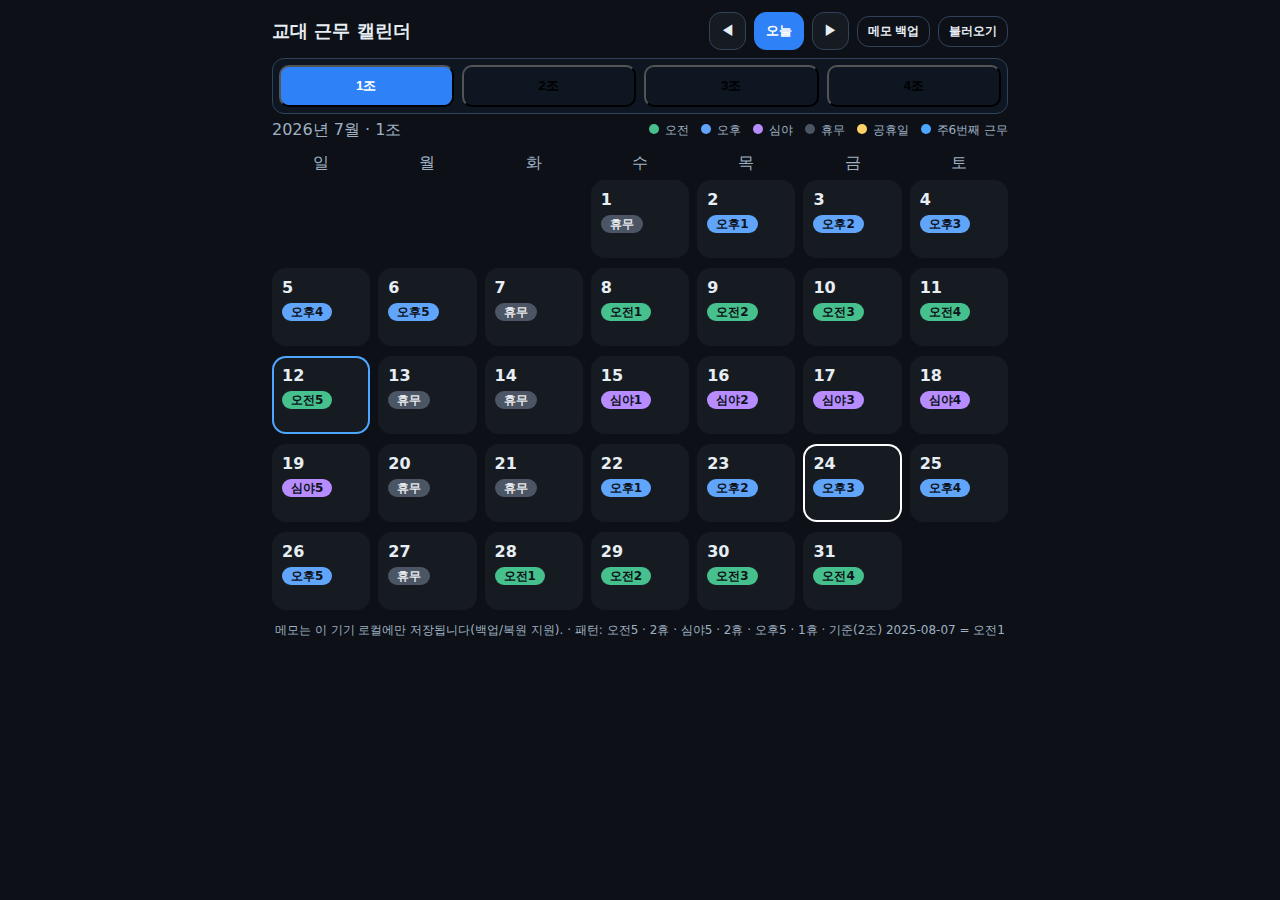
<file: index.html>
<!doctype html>
<html lang="ko">
<head>
  <link rel="apple-touch-icon" href="./sem-icon-180.png?v=2">
<link rel="icon" type="image/png" sizes="192x192" href="./sem-icon-192.png?v=2">
<link rel="icon" type="image/png" sizes="512x512" href="./sem-icon-512.png?v=2">
<meta name="apple-mobile-web-app-title" content="교대캘">
<meta charset="utf-8">
<meta name="viewport" content="width=device-width, initial-scale=1">
<title>교대 근무 캘린더</title>
<link rel="icon" type="image/png" sizes="192x192" href="./sem-icon-192.png">
<link rel="icon" type="image/png" sizes="512x512" href="./sem-icon-512.png">
<style>*{box-sizing:border-box}
:root{
  --bg:#0D1117; --panel:#161B22; --soft:#0E1621; --text:#E6EDF3; --muted:#9FB0C3;
  --primary:#2F81F7; --outline:#30435A;
  --morning:#46C08C; --evening:#60A5FA; --night:#B78CFF; --off:#4B5563;
  --holiday:#FFD166; --sixth:#4DA6FF; --today:#FFFFFF; --accent:#22C55E;
}
html,body{margin:0;background:var(--bg);color:var(--text);font-family:system-ui,-apple-system,Segoe UI,Roboto,Apple SD Gothic Neo,Noto Sans KR,sans-serif;overflow-x:hidden}
.wrap{max-width:760px;width:100%;margin:0 auto;padding:12px}
.topbar{display:flex;align-items:center;justify-content:space-between;margin-bottom:8px}
.title{font-weight:800;font-size:18px}
.monthnav{display:flex;gap:8px;flex:0 0 auto}
.btn{padding:9px 11px;border:1px solid var(--outline);border-radius:12px;background:var(--panel);color:var(--text);font-weight:700}
.btn.primary{background:var(--primary);border-color:var(--primary);color:#fff}
.btn.ghost{background:transparent}
.btn.small{padding:6px 10px;font-size:12px}
.row{display:flex;gap:8px;flex-wrap:wrap;align-items:center}
.tabs{display:grid;grid-template-columns:repeat(4,1fr);gap:8px;background:var(--soft);border:1px solid var(--outline);padding:6px;border-radius:12px;position:sticky;top:0;margin-bottom:6px;z-index:5}
.tab{padding:10px 0;border-radius:10px;font-weight:800;background:transparent;text-align:center}
.tab.active{background:var(--primary);color:#fff}
.sub{display:flex;justify-content:space-between;align-items:center;margin:6px 0;color:var(--muted);gap:8px;flex-wrap:wrap}
.legend{display:flex;flex-wrap:wrap;gap:12px;font-size:12px}
.dot{display:inline-block;width:10px;height:10px;border-radius:50%;margin-right:6px}
.dot-m{background:var(--morning)} .dot-e{background:var(--evening)} .dot-n{background:var(--night)}
.dot-o{background:var(--off)} .dot-h{background:var(--holiday)} .dot-6{background:var(--sixth)}
.grid{display:grid;grid-template-columns:repeat(7,minmax(0,1fr));column-gap:8px;row-gap:10px;width:100%}
.grid.header>div{color:var(--muted);text-align:center;padding:6px 0}
.cell{background:var(--panel);border-radius:14px;min-height:78px;padding:10px;position:relative;display:flex;flex-direction:column;gap:6px;overflow:hidden;cursor:pointer}
.date{font-weight:900}
.pill{align-self:flex-start;padding:3px 9px;border-radius:999px;font-size:12px;font-weight:800;color:#0F141B;line-height:1}
.pill.m{background:var(--morning)} .pill.e{background:var(--evening)} .pill.n{background:var(--night)} .pill.o{background:var(--off);color:#E5E7EB}
.badge{position:absolute;right:8px;bottom:8px;background:var(--holiday);color:#1a1a1a;padding:3px 7px;border-radius:10px;font-weight:800;font-size:12px;max-width:70%;white-space:nowrap;overflow:hidden;text-overflow:ellipsis}
.today{box-shadow:0 0 0 2px var(--today) inset}
.sixth{box-shadow:0 0 0 2px var(--sixth) inset}
.memo-dot{position:absolute;left:8px;bottom:8px;width:8px;height:8px;border-radius:50%;background:var(--accent)}
.holist{margin-top:10px;color:var(--muted);font-size:12px}
.holist ul{margin:6px 0 0 18px;padding:0}
.foot{margin-top:12px;color:var(--muted);text-align:center;font-size:12px}
@media (max-width:420px){
  .wrap{padding:10px}
  .grid{column-gap:6px;row-gap:8px}
  .cell{min-height:68px;padding:9px}
  .title{font-size:17px}
}
.modal{position:fixed;inset:0;background:rgba(0,0,0,.55);display:none;align-items:flex-end;justify-content:center;z-index:50}
.sheet{background:var(--panel);border-top-left-radius:16px;border-top-right-radius:16px;width:100%;max-width:760px;padding:14px;border:1px solid var(--outline)}
.sheet h3{margin:0 0 8px 0}
textarea{width:100%;min-height:120px;background:var(--soft);color:var(--text);border:1px solid var(--outline);border-radius:10px;padding:10px;font-size:14px}
.sheet .row{justify-content:space-between;margin-top:10px}
.right{margin-left:auto}
</style>
</head>
<body>
<div class="wrap">
  <div class="topbar">
    <div class="title">교대 근무 캘린더</div>
    <div class="row">
      <button class="btn" id="prev">◀</button>
      <button class="btn primary" id="today">오늘</button>
      <button class="btn" id="next">▶</button>
      <button class="btn ghost small" id="backup">메모 백업</button>
      <button class="btn ghost small" id="restore">불러오기</button>
      <input type="file" id="file" accept="application/json" style="display:none">
    </div>
  </div>

  <div class="tabs" id="crewTabs">
    <button class="tab active" data-crew="1">1조</button>
    <button class="tab" data-crew="2">2조</button>
    <button class="tab" data-crew="3">3조</button>
    <button class="tab" data-crew="4">4조</button>
  </div>

  <div class="sub">
    <div id="subtitle"></div>
    <div class="legend">
      <span><i class="dot dot-m"></i>오전</span>
      <span><i class="dot dot-e"></i>오후</span>
      <span><i class="dot dot-n"></i>심야</span>
      <span><i class="dot dot-o"></i>휴무</span>
      <span><i class="dot dot-h"></i>공휴일</span>
      <span><i class="dot dot-6"></i>주6번째 근무</span>
    </div>
  </div>

  <div class="grid header">
    <div>일</div><div>월</div><div>화</div><div>수</div><div>목</div><div>금</div><div>토</div>
  </div>
  <div class="grid" id="days"></div>

  <div id="holist" class="holist"></div>
  <div class="foot">메모는 이 기기 로컬에만 저장됩니다(백업/복원 지원). · 패턴: 오전5 · 2휴 · 심야5 · 2휴 · 오후5 · 1휴 · 기준(2조) 2025-08-07 = 오전1</div>
</div>

<div class="modal" id="modal">
  <div class="sheet">
    <h3 id="memoTitle">메모</h3>
    <textarea id="memoText" placeholder="이 날짜에 남길 메모를 입력하세요."></textarea>
    <div class="row">
      <button class="btn ghost" id="del">삭제</button>
      <div class="right">
        <button class="btn" id="close">닫기</button>
        <button class="btn primary" id="save">저장</button>
      </div>
    </div>
  </div>
</div>

<script>
const pattern=['오전1','오전2','오전3','오전4','오전5','휴','휴','심야1','심야2','심야3','심야4','심야5','휴','휴','오후1','오후2','오후3','오후4','오후5','휴'];
const LEN=pattern.length;
const BASE2=new Date(2025,7,7);
const OFFSETS={'2':0,'1':5,'4':10,'3':15};
const HOL={"2025": {"2025-01-01": "신정", "2025-01-28": "설날", "2025-01-29": "설날", "2025-01-30": "설 대체휴일", "2025-03-01": "삼일절", "2025-05-05": "어린이날", "2025-05-06": "어린이날 대체휴일", "2025-06-06": "현충일", "2025-08-15": "광복절", "2025-10-03": "개천절", "2025-10-06": "추석", "2025-10-07": "추석", "2025-10-08": "추석 대체휴일", "2025-10-09": "한글날", "2025-12-25": "성탄절"}, "2026": {"2026-01-01": "신정", "2026-02-16": "설날", "2026-02-17": "설날", "2026-02-18": "설 대체휴일", "2026-03-01": "삼일절", "2026-05-05": "어린이날", "2026-05-25": "석가탄신일", "2026-06-06": "현충일", "2026-08-15": "광복절", "2026-09-24": "추석", "2026-09-25": "추석", "2026-09-26": "추석 대체휴일", "2026-10-03": "개천절", "2026-10-09": "한글날", "2026-12-25": "성탄절"}};

const daysEl=document.getElementById('days'), holistEl=document.getElementById('holist'), subtitle=document.getElementById('subtitle'), tabs=document.getElementById('crewTabs');
let view=new Date(); let crew=localStorage.getItem('crewModern')||'1'; activateTab(crew);

function ymd(d){return d.getFullYear()+'-'+String(d.getMonth()+1).padStart(2,'0')+'-'+String(d.getDate()).padStart(2,'0')}
function baseIdx(date){const a=new Date(date.getFullYear(),date.getMonth(),date.getDate());const diff=Math.floor((a-BASE2)/86400000);return ((diff%LEN)+LEN)%LEN;}
function shiftOf(date,c){const idx=(baseIdx(date)+(OFFSETS[c]||0))%LEN;return pattern[idx];}
function cls(s){if(s.startsWith('오전'))return'm';if(s.startsWith('오후'))return'e';if(s.startsWith('심야'))return'n';return'o';}
function activateTab(c){crew=String(c);Array.from(tabs.querySelectorAll('.tab')).forEach(t=>t.classList.toggle('active',t.dataset.crew===crew));try{localStorage.setItem('crewModern',crew);}catch(e){} render();}
document.getElementById('prev').onclick=()=>{view=new Date(view.getFullYear(),view.getMonth()-1,1);render();};
document.getElementById('next').onclick=()=>{view=new Date(view.getFullYear(),view.getMonth()+1,1);render();};
document.getElementById('today').onclick=()=>{view=new Date();render();};
tabs.addEventListener('click',e=>{const b=e.target.closest('.tab'); if(b) activateTab(b.dataset.crew);});

// Memo store
function memoKey(date){return 'memo:'+crew+':'+date;}
function loadMemo(date){try{return localStorage.getItem(memoKey(date))||'';}catch(e){return ''}}
function saveMemo(date, text){try{if(text) localStorage.setItem(memoKey(date), text); else localStorage.removeItem(memoKey(date));}catch(e){}}
function hasMemo(date){try{return !!localStorage.getItem(memoKey(date));}catch(e){return false}}

// Backup/Restore
document.getElementById('backup').onclick=()=>{
  try{const res={}; for(let i=0;i<localStorage.length;i++){const k=localStorage.key(i); if(k&&k.startsWith('memo:')) res[k]=localStorage.getItem(k);}
    const blob=new Blob([JSON.stringify(res,null,2)],{type:'application/json'});
    const url=URL.createObjectURL(blob); const a=document.createElement('a'); a.href=url; a.download='shift-memos.json'; a.click(); URL.revokeObjectURL(url);
  }catch(e){ alert('백업 실패'); }
};
document.getElementById('restore').onclick=()=>document.getElementById('file').click();
document.getElementById('file').addEventListener('change',(ev)=>{
  const f=ev.target.files[0]; if(!f) return; const reader=new FileReader();
  reader.onload=()=>{ try{ const obj=JSON.parse(reader.result);
      Object.keys(obj).forEach(k=>{ if(k.startsWith('memo:')) localStorage.setItem(k,obj[k]); });
      alert('불러오기 완료'); render();
    }catch(e){ alert('JSON 형식 오류'); }
  }; reader.readAsText(f);
});

// Modal
const modal=document.getElementById('modal'); const memoText=document.getElementById('memoText'); const memoTitle=document.getElementById('memoTitle'); let currentDateKey=null;
document.getElementById('close').onclick=()=>modal.style.display='none';
document.getElementById('save').onclick=()=>{ if(currentDateKey){ saveMemo(currentDateKey, memoText.value.trim()); modal.style.display='none'; render(); } };
document.getElementById('del').onclick=()=>{ if(currentDateKey){ saveMemo(currentDateKey, ''); memoText.value=''; modal.style.display='none'; render(); } };
function openMemo(dateStr){ currentDateKey=dateStr; memoTitle.textContent='메모 · '+dateStr+' · '+crew+'조'; memoText.value=loadMemo(dateStr); modal.style.display='flex'; }

// Render
function render(){ const y=view.getFullYear(), m0=view.getMonth(), m=m0+1;
  const today=new Date(); const holidays=HOL[String(y)]||{};
  subtitle.textContent=y+'년 '+m+'월 · '+crew+'조';
  const first=new Date(y,m0,1); const last=new Date(y,m,0).getDate(); const blanks=(first.getDay()+7)%7;
  daysEl.innerHTML=''; for(let i=0;i<blanks;i++) daysEl.appendChild(document.createElement('div'));
  const list=[];
  for(let d=1; d<=last; d++){ const dt=new Date(y,m0,d); const key=ymd(dt);
    const cell=document.createElement('div'); cell.className='cell'; cell.dataset.date=key;
    const dateEl=document.createElement('div'); dateEl.className='date'; dateEl.textContent=d; cell.appendChild(dateEl);
    const s=shiftOf(dt,crew); const pill=document.createElement('div'); pill.className='pill '+cls(s); pill.textContent=s.startsWith('휴')?'휴무':s; cell.appendChild(pill);
    if(holidays[key]){ const b=document.createElement('div'); b.className='badge'; b.textContent=holidays[key]; cell.appendChild(b); list.push([key, holidays[key]]); }
    if(ymd(dt)===ymd(today)) cell.classList.add('today');
    const dow=dt.getDay(), monOff=(dow+6)%7; let work=0; for(let k=0;k<=monOff;k++){ const chk=new Date(y,m0,d-monOff+k); const sh=shiftOf(chk,crew); if(!sh.startsWith('휴')) work++; }
    if(work===6 && !s.startsWith('휴')) cell.classList.add('sixth');
    if(hasMemo(key)){ const mDot=document.createElement('div'); mDot.className='memo-dot'; cell.appendChild(mDot); }
    cell.addEventListener('click',()=>openMemo(key));
    daysEl.appendChild(cell);
  }
  holistEl.innerHTML = list.length ? '<b>이번 달 공휴일</b><ul>'+list.map(([d,n])=>`<li>${d} — ${n}</li>`).join('')+'</ul>' : '';
}
render();
</script>
</body>
</html>
</file>
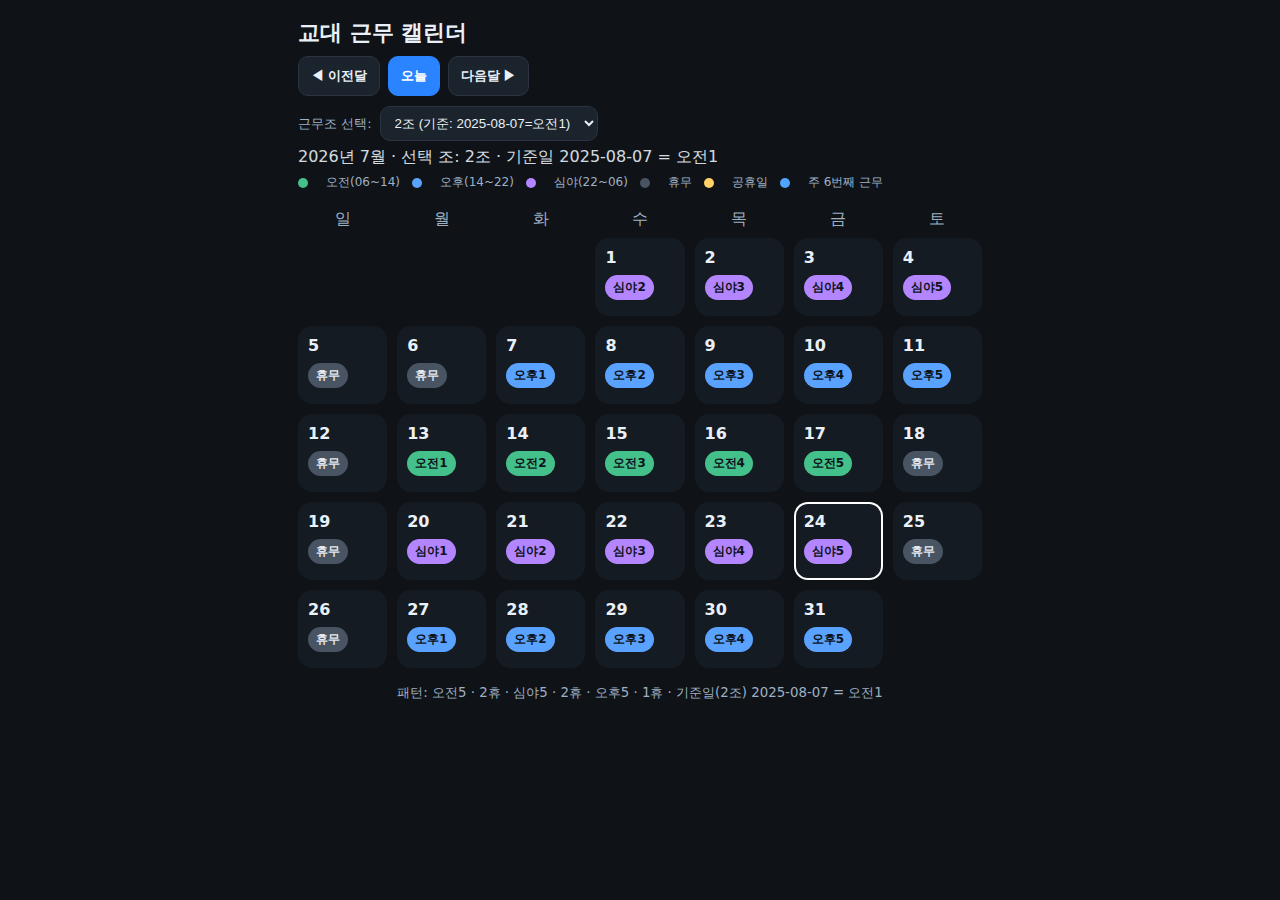
<file: index-crew-single.html>
<!doctype html>
<html lang="ko">
<head>
  <meta charset="utf-8">
  <meta name="viewport" content="width=device-width, initial-scale=1">
  <title>교대 근무 캘린더 (단일파일 v4.2)</title>
  <style>*{box-sizing:border-box}
:root{--bg:#0f1318;--panel:#151b22;--muted:#9fb0c3;--text:#e9f0f7;--morning:#44c08a;--evening:#5aa2ff;--night:#b385ff;--off:#495463;--holiday:#ffd166;--sixth:#4da6ff;--today:#fff}
html,body{margin:0;background:var(--bg);color:var(--text);font-family:system-ui,-apple-system,Segoe UI,Roboto,Apple SD Gothic Neo,Noto Sans KR,sans-serif}
.wrap{max-width:720px;margin:0 auto;padding:18px}
.top h1{margin:0 0 8px 0;font-size:22px}
.controls{display:flex;gap:8px;margin:6px 0 10px 0}
.row{display:flex;gap:8px;align-items:center;margin-bottom:6px}
label{color:var(--muted);font-size:13px}
select{padding:8px 10px;border-radius:10px;background:#1b232c;color:var(--text);border:1px solid #2b3440}
button{padding:10px 12px;border:1px solid #2b3440;border-radius:10px;background:#1b232c;color:var(--text);font-weight:600}
button.primary{background:#2a84ff;border-color:#2a84ff;color:#fff}
.subtitle{opacity:.9;margin-bottom:6px}
.legend{display:flex;flex-wrap:wrap;gap:12px;align-items:center;color:var(--muted);font-size:12px;margin-bottom:10px}
.dot{display:inline-block;width:10px;height:10px;border-radius:50%;margin-right:6px}
.dot-morning{background:var(--morning)} .dot-evening{background:var(--evening)}
.dot-night{background:var(--night)} .dot-off{background:var(--off)}
.dot-holiday{background:var(--holiday)} .dot-sixth{background:var(--sixth)}
.grid{display:grid;grid-template-columns:repeat(7,1fr);gap:10px}
.grid.header>div{color:var(--muted);text-align:center;padding:8px 0}
.cell{background:var(--panel);border-radius:14px;min-height:78px;padding:10px 10px 12px;position:relative;display:flex;flex-direction:column;align-items:flex-start;justify-content:flex-start}
.date{font-weight:800}
.shift{margin-top:8px;padding:4px 8px;border-radius:999px;font-weight:700;font-size:12px;color:#0e141b}
.shift.morning{background:var(--morning)} .shift.evening{background:var(--evening)} .shift.night{background:var(--night)} .shift.off{background:var(--off);color:#e3e7ee}
.badge{position:absolute;right:8px;bottom:8px;background:var(--holiday);color:#1a1a1a;font-weight:800;padding:4px 8px;border-radius:10px;font-size:12px;max-width:70%;white-space:nowrap;overflow:hidden;text-overflow:ellipsis}
.today{box-shadow:0 0 0 2px var(--today) inset}
.sixth{box-shadow:0 0 0 2px var(--sixth) inset}
.holist{margin:12px 2px 2px;color:var(--muted);font-size:12px}
.holist ul{margin:6px 0 0 18px;padding:0}
.holist li{margin:2px 0}
.foot{margin-top:14px;color:var(--muted);text-align:center}
</style>
</head>
<body>
  <div class="wrap">
    <header class="top">
      <h1>교대 근무 캘린더</h1>
      <div class="controls">
        <button id="prev">◀ 이전달</button>
        <button id="today" class="primary">오늘</button>
        <button id="next">다음달 ▶</button>
      </div>
      <div class="row">
        <label for="crew">근무조 선택:</label>
        <select id="crew">
          <option value="2">2조 (기준: 2025-08-07=오전1)</option>
          <option value="1">1조 (오늘=심야1)</option>
          <option value="3">3조 (임시)</option>
          <option value="4">4조 (오늘=심야 후 휴무1)</option>
        </select>
      </div>
      <div class="subtitle"><span id="title"></span> · <span id="crewInfo"></span></div>
      <div class="legend">
        <span class="dot dot-morning"></span> 오전(06~14)
        <span class="dot dot-evening"></span> 오후(14~22)
        <span class="dot dot-night"></span> 심야(22~06)
        <span class="dot dot-off"></span> 휴무
        <span class="dot dot-holiday"></span> 공휴일
        <span class="dot dot-sixth"></span> 주 6번째 근무
      </div>
    </header>
    <main>
      <div class="grid header">
        <div>일</div><div>월</div><div>화</div><div>수</div><div>목</div><div>금</div><div>토</div>
      </div>
      <div class="grid" id="days"></div>
      <div id="holist" class="holist"></div>
    </main>
    <footer class="foot">
      <small>패턴: 오전5 · 2휴 · 심야5 · 2휴 · 오후5 · 1휴 · 기준일(2조) 2025-08-07 = 오전1</small>
    </footer>
  </div>
  <script>
var pattern=['오전1','오전2','오전3','오전4','오전5','휴','휴','심야1','심야2','심야3','심야4','심야5','휴','휴','오후1','오후2','오후3','오후4','오후5','휴'];
var PATTERN_LEN=pattern.length;
var BASE_DATE_2=new Date(2025,7,7);
var CREW_OFFSETS={'2':0,'1':5,'4':10,'3':15};
var HOL_EMBED={"2025": {"2025-01-01": "신정", "2025-01-28": "설날", "2025-01-29": "설날", "2025-01-30": "설 대체휴일", "2025-03-01": "삼일절", "2025-05-05": "어린이날", "2025-05-06": "어린이날 대체휴일", "2025-06-06": "현충일", "2025-08-15": "광복절", "2025-10-03": "개천절", "2025-10-06": "추석", "2025-10-07": "추석", "2025-10-08": "추석 대체휴일", "2025-10-09": "한글날", "2025-12-25": "성탄절"}, "2026": {"2026-01-01": "신정", "2026-02-16": "설날", "2026-02-17": "설날", "2026-02-18": "설 대체휴일", "2026-03-01": "삼일절", "2026-05-05": "어린이날", "2026-05-25": "석가탄신일", "2026-06-06": "현충일", "2026-08-15": "광복절", "2026-09-24": "추석", "2026-09-25": "추석", "2026-09-26": "추석 대체휴일", "2026-10-03": "개천절", "2026-10-09": "한글날", "2026-12-25": "성탄절"}};
function ymd(d){var y=d.getFullYear(),m=('0'+(d.getMonth()+1)).slice(-2),da=('0'+d.getDate()).slice(-2);return y+'-'+m+'-'+da;}
function baseIndexOn(date){var a=new Date(date.getFullYear(),date.getMonth(),date.getDate());var diff=Math.floor((a-BASE_DATE_2)/(24*60*60*1000));return ((diff%PATTERN_LEN)+PATTERN_LEN)%PATTERN_LEN;}
function shiftOf(date,crew){var baseIdx=baseIndexOn(date);var offset=CREW_OFFSETS[String(crew)]||0;var idx=(baseIdx+offset)%PATTERN_LEN;return pattern[idx];}
function shiftClass(name){if(name.indexOf('오전')===0)return'morning';if(name.indexOf('오후')===0)return'evening';if(name.indexOf('심야')===0)return'night';return'off';}
var titleEl=document.getElementById('title'),daysEl=document.getElementById('days'),holistEl=document.getElementById('holist'),crewSel=document.getElementById('crew'),crewInfoEl=document.getElementById('crewInfo');
var view=new Date(),today=new Date();
function crewDesc(c){if(c==='1')return'오늘 기준: 심야1';if(c==='2')return'기준일 2025-08-07 = 오전1';if(c==='3')return'임시 오프셋(+15) · 필요 시 조정';if(c==='4')return'오늘 기준: 심야 후 첫 휴무1';return'';}
function render(){var y=view.getFullYear(),m0=view.getMonth(),m=m0+1;titleEl.textContent=y+'년 '+m+'월';crewInfoEl.textContent='선택 조: '+crewSel.value+'조 · '+crewDesc(crewSel.value);var holidays=HOL_EMBED[String(y)]||{};var first=new Date(y,m0,1);var lastDate=new Date(y,m,0).getDate();var blanks=(first.getDay()+7)%7;daysEl.innerHTML='';for(var i=0;i<blanks;i++)daysEl.appendChild(document.createElement('div'));var monthH=[];for(var d=1;d<=lastDate;d++){var date=new Date(y,m0,d);var cell=document.createElement('div');cell.className='cell';var dateSpan=document.createElement('div');dateSpan.className='date';dateSpan.textContent=d;cell.appendChild(dateSpan);var shift=shiftOf(date,crewSel.value);var shiftEl=document.createElement('div');shiftEl.className='shift '+shiftClass(shift);shiftEl.textContent=(shift.indexOf('휴')===0)?'휴무':shift;cell.appendChild(shiftEl);var key=ymd(date);if(holidays[key]){var badge=document.createElement('div');badge.className='badge';badge.textContent=holidays[key];cell.appendChild(badge);monthH.push([key,holidays[key]]);}if(ymd(date)===ymd(today))cell.classList.add('today');var dow=date.getDay(),mondayOffset=(dow+6)%7,work=0;for(var k=0;k<=mondayOffset;k++){var chk=new Date(y,m0,d-mondayOffset+k);var s=shiftOf(chk,crewSel.value);if(s.indexOf('휴')!==0)work++;}if(work===6&&shift.indexOf('휴')!==0)cell.classList.add('sixth');daysEl.appendChild(cell);}holistEl.innerHTML=monthH.length?'<b>이번 달 공휴일</b><ul>'+monthH.map(function(x){return'<li>'+x[0]+' — '+x[1]+'</li>';}).join('')+'</ul>':'';}
document.getElementById('prev').onclick=function(){view=new Date(view.getFullYear(),view.getMonth()-1,1);render();};
document.getElementById('next').onclick=function(){view=new Date(view.getFullYear(),view.getMonth()+1,1);render();};
document.getElementById('today').onclick=function(){view=new Date();render();};
document.getElementById('crew').onchange=function(){try{localStorage.setItem('crewSel',crewSel.value);}catch(e){}render();};
(function(){try{var saved=localStorage.getItem('crewSel');if(saved)crewSel.value=saved;}catch(e){}})();
render();
  </script>
</body>
</html>
</file>
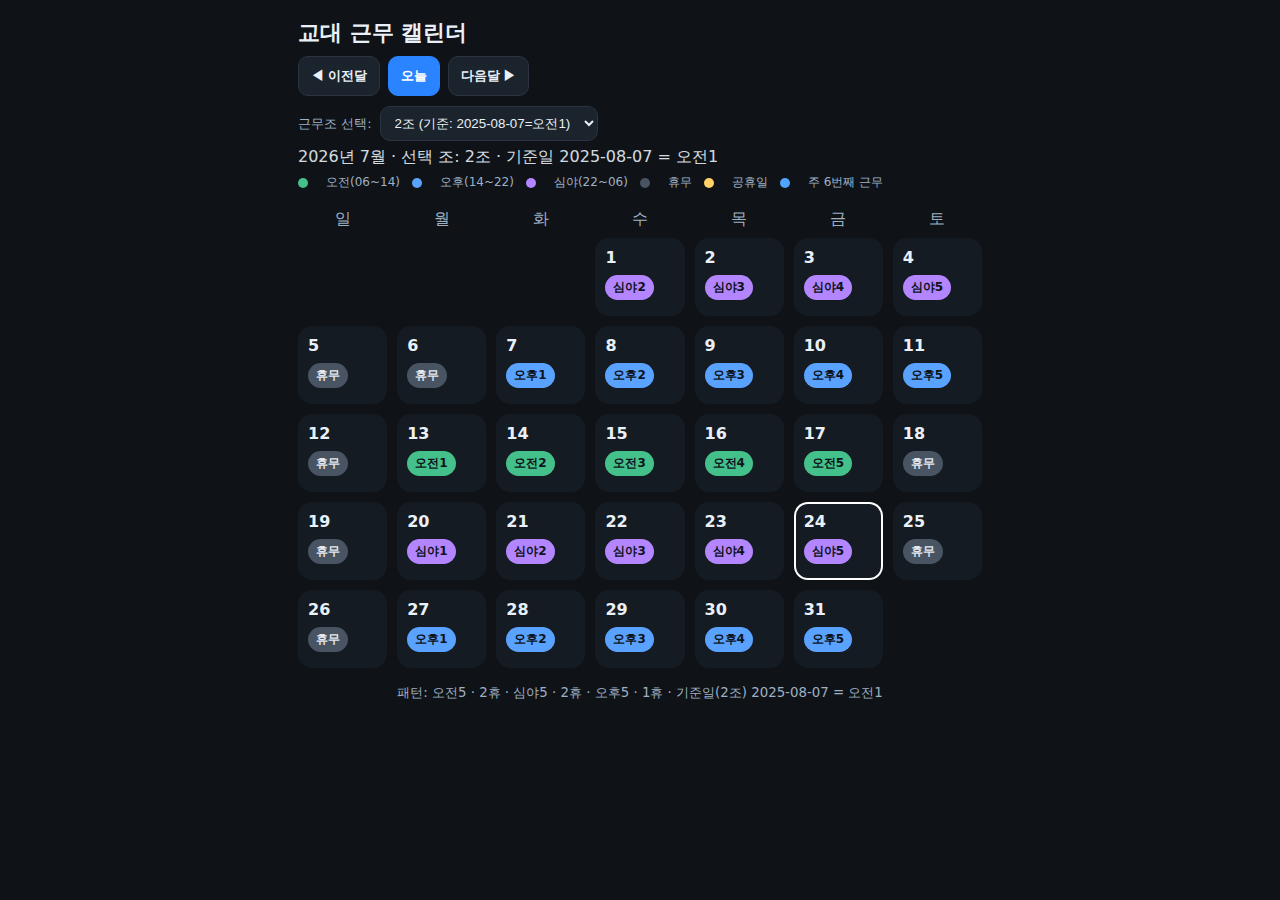
<file: index-crew.html>
<!doctype html>
<html lang="ko">
<head>
  <meta charset="utf-8">
  <meta name="viewport" content="width=device-width, initial-scale=1">
  <title>교대 근무 캘린더 (4개 조 선택 v4.2)</title>
  <link rel="stylesheet" href="style-crew.css?v=3">
</head>
<body>
  <div class="wrap">
    <header class="top">
      <h1>교대 근무 캘린더</h1>
      <div class="controls">
        <button id="prev">◀ 이전달</button>
        <button id="today" class="primary">오늘</button>
        <button id="next">다음달 ▶</button>
      </div>
      <div class="row">
        <label for="crew">근무조 선택:</label>
        <select id="crew">
          <option value="2">2조 (기준: 2025-08-07=오전1)</option>
          <option value="1">1조 (오늘=심야1)</option>
          <option value="3">3조 (임시)</option>
          <option value="4">4조 (오늘=심야 후 휴무1)</option>
        </select>
      </div>
      <div class="subtitle"><span id="title"></span> · <span id="crewInfo"></span></div>
      <div class="legend">
        <span class="dot dot-morning"></span> 오전(06~14)
        <span class="dot dot-evening"></span> 오후(14~22)
        <span class="dot dot-night"></span> 심야(22~06)
        <span class="dot dot-off"></span> 휴무
        <span class="dot dot-holiday"></span> 공휴일
        <span class="dot dot-sixth"></span> 주 6번째 근무
      </div>
    </header>
    <main>
      <div class="grid header">
        <div>일</div><div>월</div><div>화</div><div>수</div><div>목</div><div>금</div><div>토</div>
      </div>
      <div class="grid" id="days"></div>
      <div id="holist" class="holist"></div>
    </main>
    <footer class="foot">
      <small>패턴: 오전5 · 2휴 · 심야5 · 2휴 · 오후5 · 1휴 · 기준일(2조) 2025-08-07 = 오전1</small>
    </footer>
  </div>
  <script src="app-crew.js?v=3"></script>
</body>
</html>
</file>
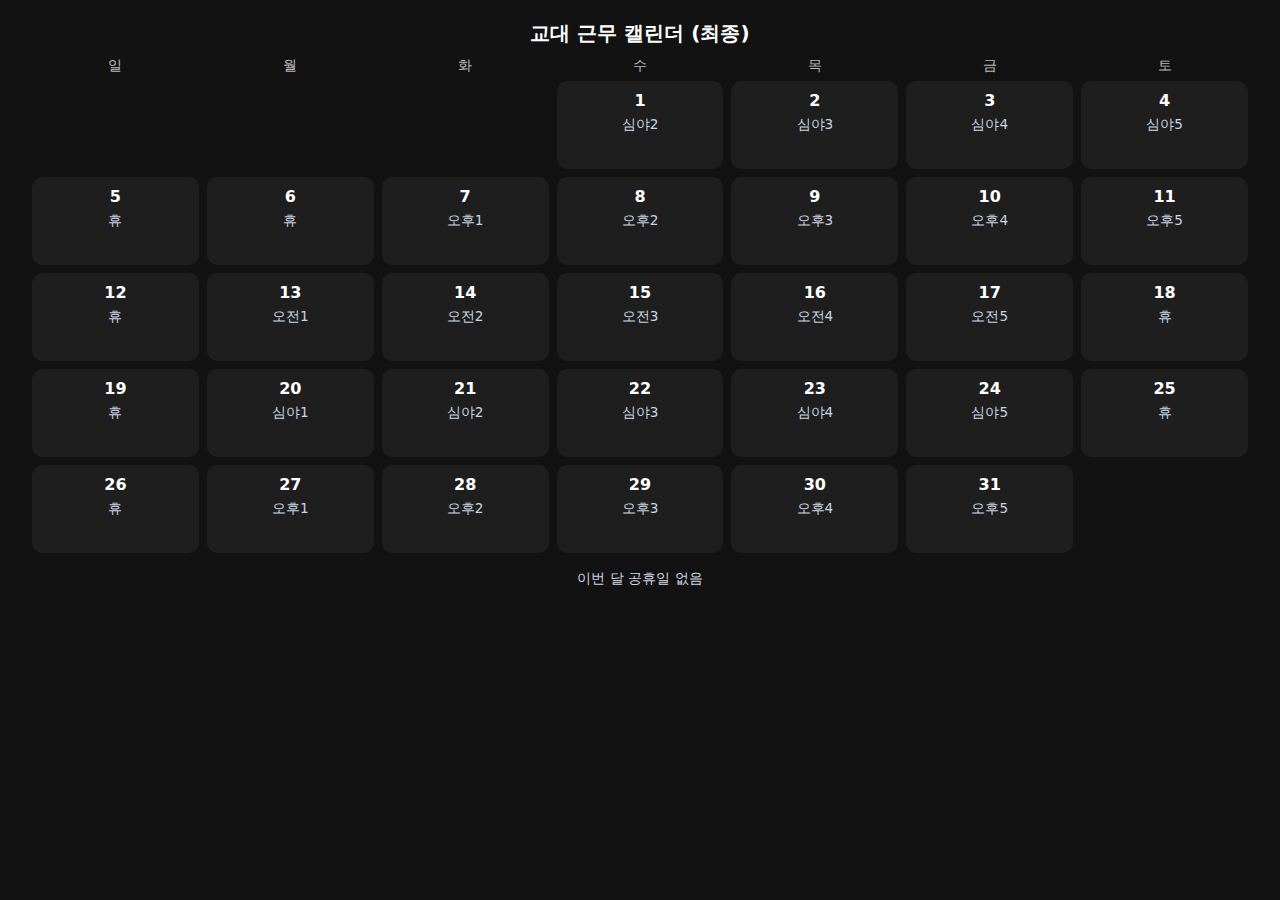
<file: index-final.html>
<!DOCTYPE html>
<html lang="ko">
<head>
  <meta charset="UTF-8">
  <meta name="viewport" content="width=device-width, initial-scale=1.0">
  <title>교대 근무 캘린더 - 최종</title>
  <link rel="stylesheet" href="style-final.css?v=1">
</head>
<body>
  <h1>교대 근무 캘린더 (최종)</h1>
  <div id="calendar"></div>
  <div id="holiday-list"></div>
  <script src="app-final.js?v=1"></script>
</body>
</html>
</file>
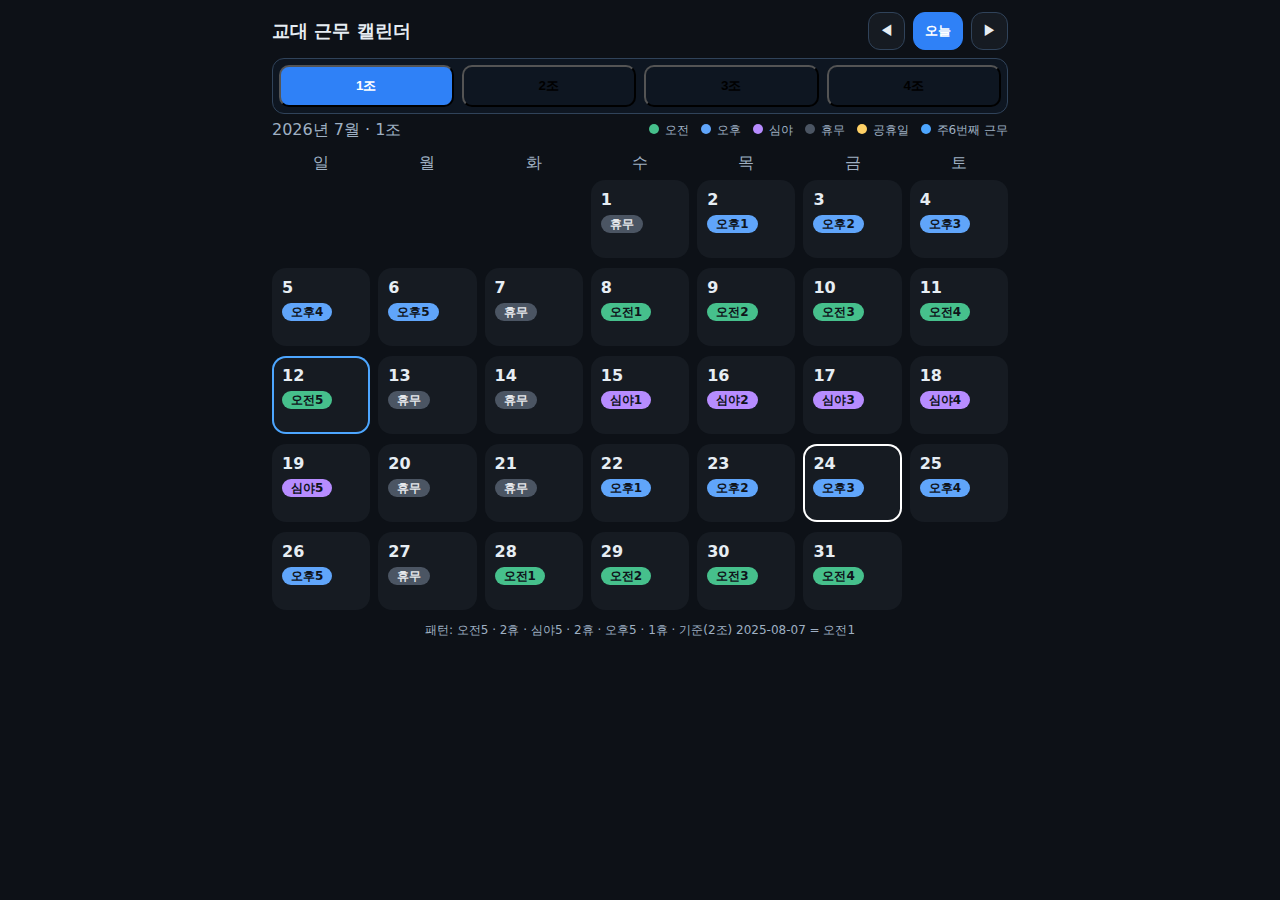
<file: index-modern-fix.html>
<!doctype html>
<html lang="ko">
<head>
<meta charset="utf-8"><meta name="viewport" content="width=device-width, initial-scale=1">
<title>교대 근무 캘린더 (Modern·Fix)</title>
<link rel="stylesheet" href="style-modern-fix.css?v=1">
</head>
<body>
<div class="wrap">
  <div class="topbar">
    <div class="title">교대 근무 캘린더</div>
    <div class="monthnav">
      <button class="btn" id="prev">◀</button>
      <button class="btn primary" id="today">오늘</button>
      <button class="btn" id="next">▶</button>
    </div>
  </div>

  <div class="tabs" id="crewTabs">
    <button class="tab active" data-crew="1">1조</button>
    <button class="tab" data-crew="2">2조</button>
    <button class="tab" data-crew="3">3조</button>
    <button class="tab" data-crew="4">4조</button>
  </div>

  <div class="sub">
    <div id="subtitle"></div>
    <div class="legend">
      <span><i class="dot dot-m"></i>오전</span>
      <span><i class="dot dot-e"></i>오후</span>
      <span><i class="dot dot-n"></i>심야</span>
      <span><i class="dot dot-o"></i>휴무</span>
      <span><i class="dot dot-h"></i>공휴일</span>
      <span><i class="dot dot-6"></i>주6번째 근무</span>
    </div>
  </div>

  <div class="grid header">
    <div>일</div><div>월</div><div>화</div><div>수</div><div>목</div><div>금</div><div>토</div>
  </div>
  <div class="grid" id="days"></div>

  <div id="holist" class="holist"></div>
  <div class="foot">패턴: 오전5 · 2휴 · 심야5 · 2휴 · 오후5 · 1휴 · 기준(2조) 2025-08-07 = 오전1</div>
</div>

<script>
const pattern=['오전1','오전2','오전3','오전4','오전5','휴','휴','심야1','심야2','심야3','심야4','심야5','휴','휴','오후1','오후2','오후3','오후4','오후5','휴'];
const LEN=pattern.length; const BASE2=new Date(2025,7,7); const OFFSETS={'2':0,'1':5,'4':10,'3':15};
const HOL={'2025':{'2025-01-01':'신정','2025-01-28':'설날','2025-01-29':'설날','2025-01-30':'설 대체휴일','2025-03-01':'삼일절','2025-05-05':'어린이날','2025-05-06':'어린이날 대체휴일','2025-06-06':'현충일','2025-08-15':'광복절','2025-10-03':'개천절','2025-10-06':'추석','2025-10-07':'추석','2025-10-08':'추석 대체휴일','2025-10-09':'한글날','2025-12-25':'성탄절'},'2026':{'2026-01-01':'신정','2026-02-16':'설날','2026-02-17':'설날','2026-02-18':'설 대체휴일','2026-03-01':'삼일절','2026-05-05':'어린이날','2026-05-25':'석가탄신일','2026-06-06':'현충일','2026-08-15':'광복절','2026-09-24':'추석','2026-09-25':'추석','2026-09-26':'추석 대체휴일','2026-10-03':'개천절','2026-10-09':'한글날','2026-12-25':'성탄절'}};
const daysEl=document.getElementById('days'), holistEl=document.getElementById('holist'), subtitle=document.getElementById('subtitle'), tabs=document.getElementById('crewTabs');
let view=new Date(); let crew=localStorage.getItem('crewModern')||'1'; activateTab(crew);
function ymd(d){return d.getFullYear()+'-'+String(d.getMonth()+1).padStart(2,'0')+'-'+String(d.getDate()).padStart(2,'0')}
function baseIdx(date){const a=new Date(date.getFullYear(),date.getMonth(),date.getDate());const diff=Math.floor((a-BASE2)/86400000);return ((diff%LEN)+LEN)%LEN;}
function shiftOf(date,c){const idx=(baseIdx(date)+(OFFSETS[c]||0))%LEN;return pattern[idx];}
function cls(s){if(s.startsWith('오전'))return'm';if(s.startsWith('오후'))return'e';if(s.startsWith('심야'))return'n';return'o';}
function activateTab(c){crew=String(c);Array.from(tabs.querySelectorAll('.tab')).forEach(t=>t.classList.toggle('active',t.dataset.crew===crew));try{localStorage.setItem('crewModern',crew);}catch(e){} render();}
document.getElementById('prev').onclick=()=>{view=new Date(view.getFullYear(),view.getMonth()-1,1);render();};
document.getElementById('next').onclick=()=>{view=new Date(view.getFullYear(),view.getMonth()+1,1);render();};
document.getElementById('today').onclick=()=>{view=new Date();render();};
tabs.addEventListener('click',e=>{const b=e.target.closest('.tab'); if(b) activateTab(b.dataset.crew);});
function render(){const y=view.getFullYear(), m0=view.getMonth(), m=m0+1; const today=new Date(); const holidays=HOL[String(y)]||{}; subtitle.textContent=y+'년 '+m+'월 · '+crew+'조';
  const first=new Date(y,m0,1); const last=new Date(y,m,0).getDate(); const blanks=(first.getDay()+7)%7;
  daysEl.innerHTML=''; for(let i=0;i<blanks;i++) daysEl.appendChild(document.createElement('div')); const list=[];
  for(let d=1; d<=last; d++){const dt=new Date(y,m0,d); const cell=document.createElement('div'); cell.className='cell';
    const dateEl=document.createElement('div'); dateEl.className='date'; dateEl.textContent=d; cell.appendChild(dateEl);
    const s=shiftOf(dt,crew); const pill=document.createElement('div'); pill.className='pill '+cls(s); pill.textContent=s.startsWith('휴')?'휴무':s; cell.appendChild(pill);
    const key=ymd(dt); if(holidays[key]){const b=document.createElement('div'); b.className='badge'; b.textContent=holidays[key]; cell.appendChild(b); list.push([key,holidays[key]]);}
    if(ymd(dt)===ymd(today)) cell.classList.add('today');
    const dow=dt.getDay(), monOff=(dow+6)%7; let work=0; for(let k=0;k<=monOff;k++){const chk=new Date(y,m0,d-monOff+k); const sh=shiftOf(chk,crew); if(!sh.startsWith('휴')) work++;}
    if(work===6 && !s.startsWith('휴')) cell.classList.add('sixth');
    daysEl.appendChild(cell);
  }
  holistEl.innerHTML=list.length?'<b>이번 달 공휴일</b><ul>'+list.map(([d,n])=>`<li>${d} — ${n}</li>`).join('')+'</ul>':'';
}
render();
</script>
</body>
</html>
</file>
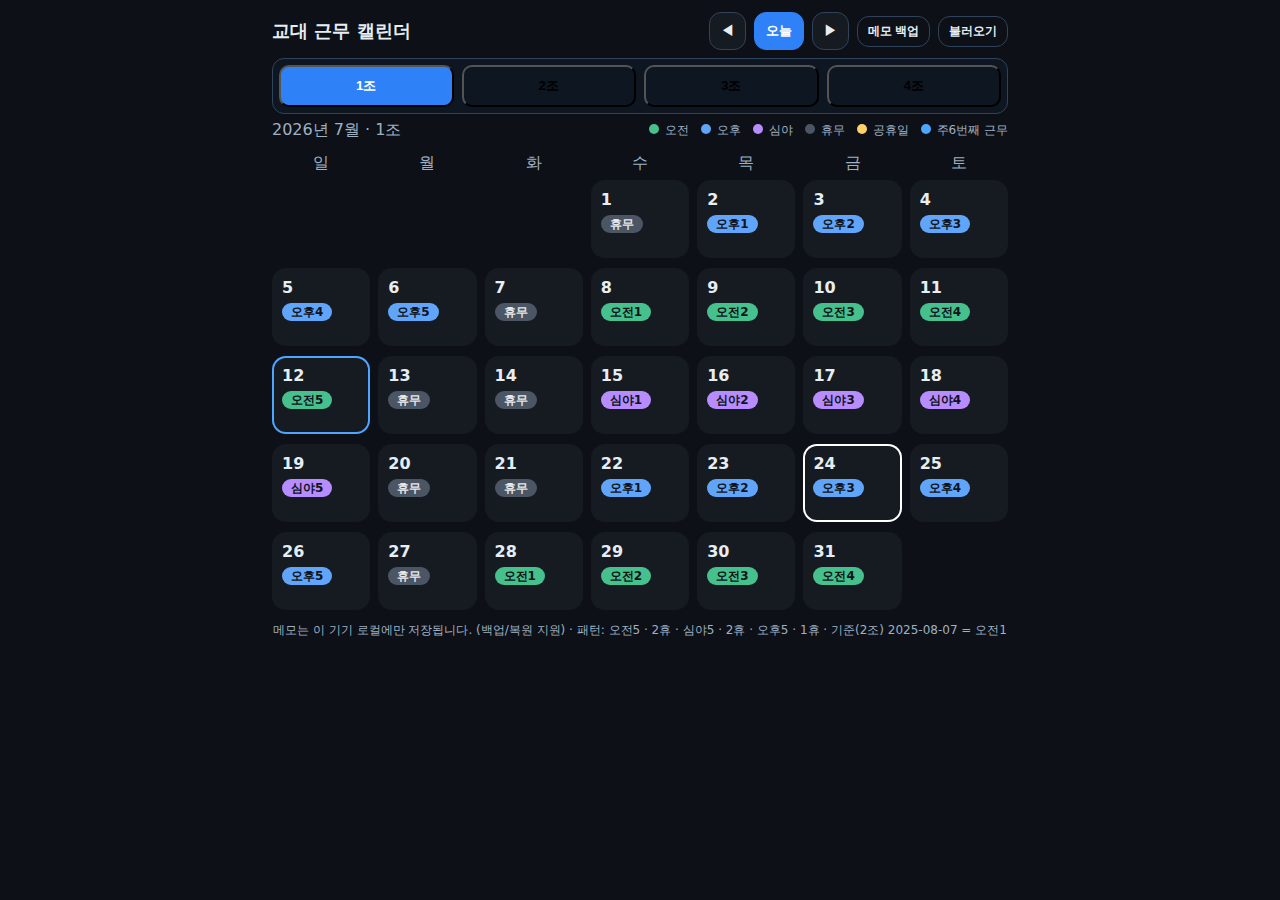
<file: index-modern-memo.html>
<!doctype html>
<html lang="ko">
<head>
<meta charset="utf-8"><meta name="viewport" content="width=device-width, initial-scale=1">
<title>교대 근무 캘린더 · 메모버전</title>
<link rel="stylesheet" href="style-modern-memo.css?v=1">
</head>
<body>
<div class="wrap">
  <div class="topbar">
    <div class="title">교대 근무 캘린더</div>
    <div class="row">
      <button class="btn" id="prev">◀</button>
      <button class="btn primary" id="today">오늘</button>
      <button class="btn" id="next">▶</button>
      <button class="btn ghost small" id="backup">메모 백업</button>
      <button class="btn ghost small" id="restore">불러오기</button>
      <input type="file" id="file" accept="application/json" style="display:none">
    </div>
  </div>

  <div class="tabs" id="crewTabs">
    <button class="tab active" data-crew="1">1조</button>
    <button class="tab" data-crew="2">2조</button>
    <button class="tab" data-crew="3">3조</button>
    <button class="tab" data-crew="4">4조</button>
  </div>

  <div class="sub">
    <div id="subtitle"></div>
    <div class="legend">
      <span><i class="dot dot-m"></i>오전</span>
      <span><i class="dot dot-e"></i>오후</span>
      <span><i class="dot dot-n"></i>심야</span>
      <span><i class="dot dot-o"></i>휴무</span>
      <span><i class="dot dot-h"></i>공휴일</span>
      <span><i class="dot dot-6"></i>주6번째 근무</span>
    </div>
  </div>

  <div class="grid header">
    <div>일</div><div>월</div><div>화</div><div>수</div><div>목</div><div>금</div><div>토</div>
  </div>
  <div class="grid" id="days"></div>

  <div id="holist" class="holist"></div>
  <div class="foot">메모는 이 기기 로컬에만 저장됩니다. (백업/복원 지원) · 패턴: 오전5 · 2휴 · 심야5 · 2휴 · 오후5 · 1휴 · 기준(2조) 2025-08-07 = 오전1</div>
</div>

<!-- Memo bottom sheet -->
<div class="modal" id="modal">
  <div class="sheet">
    <h3 id="memoTitle">메모</h3>
    <textarea id="memoText" placeholder="이 날짜에 남길 메모를 입력하세요."></textarea>
    <div class="row">
      <button class="btn ghost" id="del">삭제</button>
      <div class="right">
        <button class="btn" id="close">닫기</button>
        <button class="btn primary" id="save">저장</button>
      </div>
    </div>
  </div>
</div>

<script>
const pattern=['오전1','오전2','오전3','오전4','오전5','휴','휴','심야1','심야2','심야3','심야4','심야5','휴','휴','오후1','오후2','오후3','오후4','오후5','휴'];
const LEN=pattern.length;
const BASE2=new Date(2025,7,7);
const OFFSETS={'2':0,'1':5,'4':10,'3':15};
const HOL={'2025':{'2025-01-01':'신정','2025-01-28':'설날','2025-01-29':'설날','2025-01-30':'설 대체휴일','2025-03-01':'삼일절','2025-05-05':'어린이날','2025-05-06':'어린이날 대체휴일','2025-06-06':'현충일','2025-08-15':'광복절','2025-10-03':'개천절','2025-10-06':'추석','2025-10-07':'추석','2025-10-08':'추석 대체휴일','2025-10-09':'한글날','2025-12-25':'성탄절'},'2026':{'2026-01-01':'신정','2026-02-16':'설날','2026-02-17':'설날','2026-02-18':'설 대체휴일','2026-03-01':'삼일절','2026-05-05':'어린이날','2026-05-25':'석가탄신일','2026-06-06':'현충일','2026-08-15':'광복절','2026-09-24':'추석','2026-09-25':'추석','2026-09-26':'추석 대체휴일','2026-10-03':'개천절','2026-10-09':'한글날','2026-12-25':'성탄절'}};

const daysEl=document.getElementById('days'), holistEl=document.getElementById('holist'), subtitle=document.getElementById('subtitle'), tabs=document.getElementById('crewTabs');
let view=new Date(); let crew=localStorage.getItem('crewModern')||'1'; activateTab(crew);

function ymd(d){return d.getFullYear()+'-'+String(d.getMonth()+1).padStart(2,'0')+'-'+String(d.getDate()).padStart(2,'0')}
function baseIdx(date){const a=new Date(date.getFullYear(),date.getMonth(),date.getDate());const diff=Math.floor((a-BASE2)/86400000);return ((diff%LEN)+LEN)%LEN;}
function shiftOf(date,c){const idx=(baseIdx(date)+(OFFSETS[c]||0))%LEN;return pattern[idx];}
function cls(s){if(s.startsWith('오전'))return'm';if(s.startsWith('오후'))return'e';if(s.startsWith('심야'))return'n';return'o';}
function activateTab(c){crew=String(c);Array.from(tabs.querySelectorAll('.tab')).forEach(t=>t.classList.toggle('active',t.dataset.crew===crew));try{localStorage.setItem('crewModern',crew);}catch(e){} render();}
document.getElementById('prev').onclick=()=>{view=new Date(view.getFullYear(),view.getMonth()-1,1);render();};
document.getElementById('next').onclick=()=>{view=new Date(view.getFullYear(),view.getMonth()+1,1);render();};
document.getElementById('today').onclick=()=>{view=new Date();render();};

tabs.addEventListener('click',e=>{const b=e.target.closest('.tab'); if(b) activateTab(b.dataset.crew);});

// === Memo store helpers ===
function memoKey(date){return 'memo:'+crew+':'+date;}
function loadMemo(date){try{return localStorage.getItem(memoKey(date))||'';}catch(e){return ''}}
function saveMemo(date, text){try{if(text) localStorage.setItem(memoKey(date), text); else localStorage.removeItem(memoKey(date));}catch(e){}}
function hasMemo(date){try{return !!localStorage.getItem(memoKey(date));}catch(e){return false}}

// Export / Import (backup / restore)
document.getElementById('backup').onclick=()=>{
  try{
    const res = {};
    for(let i=0;i<localStorage.length;i++){
      const k=localStorage.key(i);
      if(k && k.startsWith('memo:')) res[k]=localStorage.getItem(k);
    }
    const blob = new Blob([JSON.stringify(res,null,2)],{type:'application/json'});
    const url = URL.createObjectURL(blob);
    const a=document.createElement('a'); a.href=url; a.download='shift-memos.json'; a.click(); URL.revokeObjectURL(url);
  }catch(e){ alert('백업에 실패했습니다.'); }
};

document.getElementById('restore').onclick=()=>document.getElementById('file').click();
document.getElementById('file').addEventListener('change', (ev)=>{
  const f=ev.target.files[0]; if(!f) return;
  const reader=new FileReader();
  reader.onload=()=>{
    try{
      const obj=JSON.parse(reader.result);
      Object.keys(obj).forEach(k=>{ if(k.startsWith('memo:')) localStorage.setItem(k, obj[k]); });
      alert('불러오기 완료'); render();
    }catch(e){ alert('JSON 형식이 올바르지 않습니다.'); }
  };
  reader.readAsText(f);
});

// Modal interactions
const modal=document.getElementById('modal');
const memoText=document.getElementById('memoText');
const memoTitle=document.getElementById('memoTitle');
let currentDateKey=null;

document.getElementById('close').onclick=()=>modal.style.display='none';
document.getElementById('save').onclick=()=>{ if(currentDateKey){ saveMemo(currentDateKey, memoText.value.trim()); modal.style.display='none'; render(); } };
document.getElementById('del').onclick=()=>{ if(currentDateKey){ saveMemo(currentDateKey, ''); memoText.value=''; modal.style.display='none'; render(); } };

function openMemo(dateStr, readOnlyText){
  currentDateKey=dateStr;
  memoTitle.textContent='메모 · '+dateStr+' · '+crew+'조';
  memoText.value=loadMemo(dateStr);
  modal.style.display='flex';
}

// Render calendar
function render(){
  const y=view.getFullYear(), m0=view.getMonth(), m=m0+1;
  const today=new Date(); const holidays=HOL[String(y)]||{};
  subtitle.textContent=y+'년 '+m+'월 · '+crew+'조';

  const first=new Date(y,m0,1); const last=new Date(y,m,0).getDate(); const blanks=(first.getDay()+7)%7;
  daysEl.innerHTML=''; for(let i=0;i<blanks;i++) daysEl.appendChild(document.createElement('div'));
  const list=[];
  for(let d=1; d<=last; d++){
    const dt=new Date(y,m0,d); const key=ymd(dt);
    const cell=document.createElement('div'); cell.className='cell'; cell.dataset.date=key;
    const dateEl=document.createElement('div'); dateEl.className='date'; dateEl.textContent=d; cell.appendChild(dateEl);
    const s=shiftOf(dt,crew); const pill=document.createElement('div'); pill.className='pill '+cls(s); pill.textContent=s.startsWith('휴')?'휴무':s; cell.appendChild(pill);
    if(holidays[key]){ const b=document.createElement('div'); b.className='badge'; b.textContent=holidays[key]; cell.appendChild(b); list.push([key,holidays[key]]); }
    if(ymd(dt)===ymd(today)) cell.classList.add('today');
    const dow=dt.getDay(), monOff=(dow+6)%7; let work=0; for(let k=0;k<=monOff;k++){ const chk=new Date(y,m0,d-monOff+k); const sh=shiftOf(chk,crew); if(!sh.startsWith('휴')) work++; }
    if(work===6 && !s.startsWith('휴')) cell.classList.add('sixth');
    if(hasMemo(key)){ const mDot=document.createElement('div'); mDot.className='memo-dot'; cell.appendChild(mDot); }
    cell.addEventListener('click',()=>openMemo(key));
    daysEl.appendChild(cell);
  }
  holistEl.innerHTML = list.length ? '<b>이번 달 공휴일</b><ul>'+list.map(([d,n])=>`<li>${d} — ${n}</li>`).join('')+'</ul>' : '';
}

render();
</script>
</body>
</html>
</file>
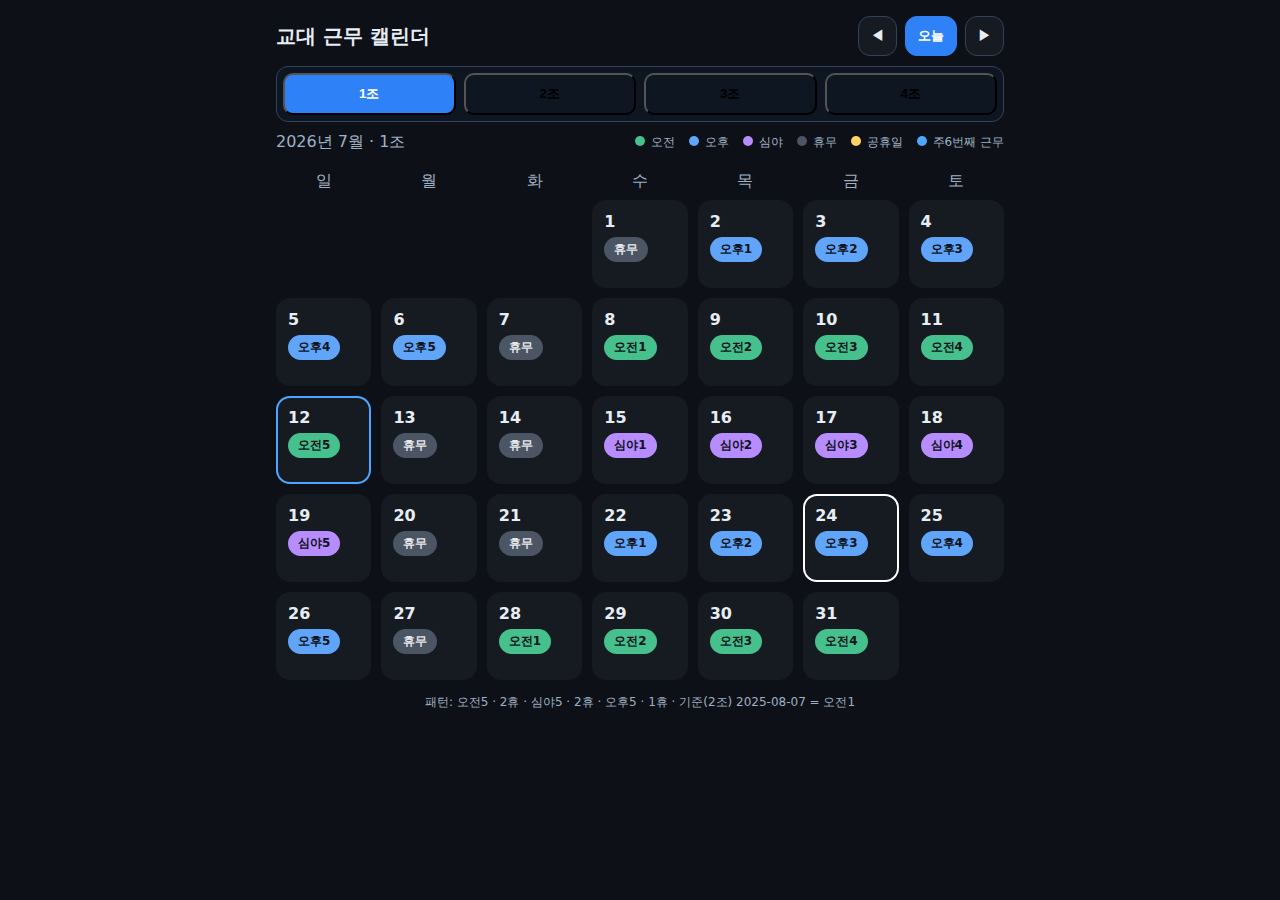
<file: index-modern-pwa.html>
<!doctype html>
<html lang="ko">
<head>
<meta charset="utf-8"><meta name="viewport" content="width=device-width,initial-scale=1">
<title>교대 근무 캘린더 (PWA)</title>
<link rel="manifest" href="manifest.webmanifest">
<meta name="theme-color" content="#2F81F7">
<link rel="stylesheet" href="style-modern.css?v=1">
</head>
<body>
<div class="wrap">
  <div class="topbar">
    <div class="title">교대 근무 캘린더</div>
    <div class="monthnav">
      <button class="btn" id="prev">◀</button>
      <button class="btn primary" id="today">오늘</button>
      <button class="btn" id="next">▶</button>
    </div>
  </div>

  <div class="tabs" id="crewTabs">
    <button class="tab active" data-crew="1">1조</button>
    <button class="tab" data-crew="2">2조</button>
    <button class="tab" data-crew="3">3조</button>
    <button class="tab" data-crew="4">4조</button>
  </div>

  <div class="sub">
    <div id="subtitle"></div>
    <div class="legend">
      <span><i class="dot dot-m"></i>오전</span>
      <span><i class="dot dot-e"></i>오후</span>
      <span><i class="dot dot-n"></i>심야</span>
      <span><i class="dot dot-o"></i>휴무</span>
      <span><i class="dot dot-h"></i>공휴일</span>
      <span><i class="dot dot-6"></i>주6번째 근무</span>
    </div>
  </div>

  <div class="grid header">
    <div>일</div><div>월</div><div>화</div><div>수</div><div>목</div><div>금</div><div>토</div>
  </div>
  <div class="grid" id="days"></div>

  <div id="holist" class="holist"></div>
  <div class="foot">패턴: 오전5 · 2휴 · 심야5 · 2휴 · 오후5 · 1휴 · 기준(2조) 2025-08-07 = 오전1</div>
</div>

<script src="app-modern.js?v=1"></script>
<script>
if('serviceWorker' in navigator){
  window.addEventListener('load', ()=>{
    navigator.serviceWorker.register('./sw-pwa-v1.js').catch(()=>{});
  });
}
</script>
</body>
</html>
</file>
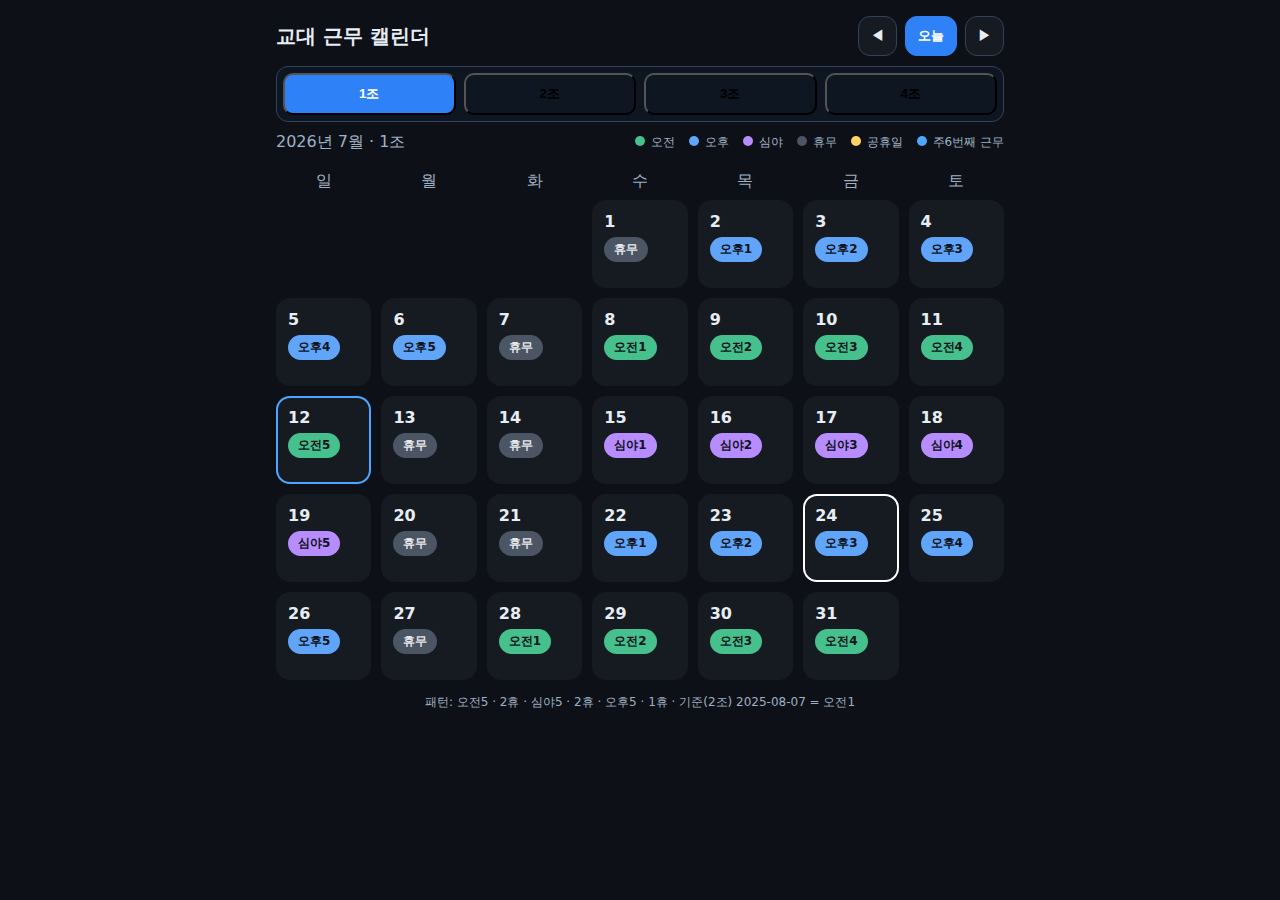
<file: index-modern-single.html>
<!doctype html>
<html lang="ko">
<head>
<meta charset="utf-8"><meta name="viewport" content="width=device-width,initial-scale=1">
<title>교대 근무 캘린더 (Modern·단일파일)</title>
<style>*{box-sizing:border-box}
:root{
  --bg:#0D1117; --panel:#161B22; --soft:#0E1621; --text:#E6EDF3; --muted:#9FB0C3;
  --primary:#2F81F7; --outline:#30435A;
  --morning:#46C08C; --evening:#60A5FA; --night:#B78CFF; --off:#4B5563;
  --holiday:#FFD166; --sixth:#4DA6FF; --today:#FFFFFF;
}
html,body{margin:0;background:var(--bg);color:var(--text);font-family:system-ui,-apple-system,Segoe UI,Roboto,Apple SD Gothic Neo,Noto Sans KR,sans-serif}
.wrap{max-width:760px;margin:0 auto;padding:16px}
.topbar{display:flex;align-items:center;justify-content:space-between;margin-bottom:10px}
.title{font-weight:800;font-size:20px}
.monthnav{display:flex;gap:8px}
.btn{padding:10px 12px;border:1px solid var(--outline);border-radius:12px;background:var(--panel);color:var(--text);font-weight:700}
.btn.primary{background:var(--primary);border-color:var(--primary);color:#fff}
.tabs{display:flex;gap:8px;background:var(--soft);border:1px solid var(--outline);padding:6px;border-radius:12px;position:sticky;top:0}
.tab{flex:1;text-align:center;padding:10px 0;border-radius:10px;font-weight:800;background:transparent}
.tab.active{background:var(--primary);color:#fff}
.sub{display:flex;justify-content:space-between;align-items:center;margin:10px 0;color:var(--muted)}
.legend{display:flex;flex-wrap:wrap;gap:14px;font-size:12px}
.dot{display:inline-block;width:10px;height:10px;border-radius:50%;margin-right:6px}
.dot-m{background:var(--morning)} .dot-e{background:var(--evening)} .dot-n{background:var(--night)}
.dot-o{background:var(--off)} .dot-h{background:var(--holiday)} .dot-6{background:var(--sixth)}
.grid{display:grid;grid-template-columns:repeat(7,1fr);gap:10px}
.grid.header>div{color:var(--muted);text-align:center;padding:8px 0}
.cell{background:var(--panel);border-radius:14px;min-height:88px;padding:12px;position:relative;display:flex;flex-direction:column;gap:6px}
.date{font-weight:900}
.pill{align-self:flex-start;padding:4px 10px;border-radius:999px;font-size:12px;font-weight:800;color:#0F141B}
.pill.m{background:var(--morning)} .pill.e{background:var(--evening)} .pill.n{background:var(--night)} .pill.o{background:var(--off);color:#E5E7EB}
.badge{position:absolute;right:10px;bottom:10px;background:var(--holiday);color:#1a1a1a;padding:4px 8px;border-radius:10px;font-weight:800;font-size:12px;max-width:70%;white-space:nowrap;overflow:hidden;text-overflow:ellipsis}
.today{box-shadow:0 0 0 2px var(--today) inset}
.sixth{box-shadow:0 0 0 2px var(--sixth) inset}
.holist{margin-top:12px;color:var(--muted);font-size:12px}
.holist ul{margin:6px 0 0 18px;padding:0}
.foot{margin-top:14px;color:var(--muted);text-align:center;font-size:12px}
</style>
</head>
<body>
<div class="wrap">
  <div class="topbar">
    <div class="title">교대 근무 캘린더</div>
    <div class="monthnav">
      <button class="btn" id="prev">◀</button>
      <button class="btn primary" id="today">오늘</button>
      <button class="btn" id="next">▶</button>
    </div>
  </div>

  <div class="tabs" id="crewTabs">
    <button class="tab active" data-crew="1">1조</button>
    <button class="tab" data-crew="2">2조</button>
    <button class="tab" data-crew="3">3조</button>
    <button class="tab" data-crew="4">4조</button>
  </div>

  <div class="sub">
    <div id="subtitle"></div>
    <div class="legend">
      <span><i class="dot dot-m"></i>오전</span>
      <span><i class="dot dot-e"></i>오후</span>
      <span><i class="dot dot-n"></i>심야</span>
      <span><i class="dot dot-o"></i>휴무</span>
      <span><i class="dot dot-h"></i>공휴일</span>
      <span><i class="dot dot-6"></i>주6번째 근무</span>
    </div>
  </div>

  <div class="grid header">
    <div>일</div><div>월</div><div>화</div><div>수</div><div>목</div><div>금</div><div>토</div>
  </div>
  <div class="grid" id="days"></div>

  <div id="holist" class="holist"></div>
  <div class="foot">패턴: 오전5 · 2휴 · 심야5 · 2휴 · 오후5 · 1휴 · 기준(2조) 2025-08-07 = 오전1</div>
</div>

<script>
// 패턴 및 기준
const pattern = ['오전1','오전2','오전3','오전4','오전5','휴','휴','심야1','심야2','심야3','심야4','심야5','휴','휴','오후1','오후2','오후3','오후4','오후5','휴'];
const LEN = pattern.length;
const BASE2 = new Date(2025,7,7); // 2조 기준일: 2025-08-07 = 오전1
const OFFSETS = {'2':0,'1':5,'4':10,'3':15}; // 1조=오늘 심야1, 4조=오늘 심야 후 휴무1, 3조=임시

// 공휴일(내장 + 외부 JSON 폴백 로드)
const HOL_EMBED = {"2025": {"2025-01-01": "신정", "2025-01-28": "설날", "2025-01-29": "설날", "2025-01-30": "설 대체휴일", "2025-03-01": "삼일절", "2025-05-05": "어린이날", "2025-05-06": "어린이날 대체휴일", "2025-06-06": "현충일", "2025-08-15": "광복절", "2025-10-03": "개천절", "2025-10-06": "추석", "2025-10-07": "추석", "2025-10-08": "추석 대체휴일", "2025-10-09": "한글날", "2025-12-25": "성탄절"}, "2026": {"2026-01-01": "신정", "2026-02-16": "설날", "2026-02-17": "설날", "2026-02-18": "설 대체휴일", "2026-03-01": "삼일절", "2026-05-05": "어린이날", "2026-05-25": "석가탄신일", "2026-06-06": "현충일", "2026-08-15": "광복절", "2026-09-24": "추석", "2026-09-25": "추석", "2026-09-26": "추석 대체휴일", "2026-10-03": "개천절", "2026-10-09": "한글날", "2026-12-25": "성탄절"}};
async function holidaysOf(year) {
  try {
    const r = await fetch('./holidays-modern.json?v=1', {cache:'no-store'});
    if(!r.ok) throw 0;
    const j = await r.json();
    return j[String(year)] || (HOL_EMBED[String(year)]||{});
  } catch { return HOL_EMBED[String(year)]||{}; }
}

const daysEl = document.getElementById('days');
const holistEl = document.getElementById('holist');
const subtitle = document.getElementById('subtitle');
const tabs = document.getElementById('crewTabs');

let view = new Date();
let crew = localStorage.getItem('crewModern') || '1';
activateTab(crew);

function ymd(d){return d.getFullYear()+'-'+String(d.getMonth()+1).padStart(2,'0')+'-'+String(d.getDate()).padStart(2,'0')}
function baseIdx(date){const a=new Date(date.getFullYear(),date.getMonth(),date.getDate());const diff=Math.floor((a-BASE2)/86400000);return ((diff%LEN)+LEN)%LEN;}
function shiftOf(date, c){ const idx=(baseIdx(date)+(OFFSETS[c]||0))%LEN; return pattern[idx]; }
function cls(s){ if(s.startsWith('오전'))return'm'; if(s.startsWith('오후'))return'e'; if(s.startsWith('심야'))return'n'; return 'o'; }

async function render(){
  const y=view.getFullYear(), m0=view.getMonth(), m=m0+1;
  const today = new Date();
  const holidays = await holidaysOf(y);
  subtitle.textContent = y+'년 '+m+'월 · '+crew+'조';

  const first=new Date(y,m0,1);
  const last=new Date(y,m,0).getDate();
  const blanks=(first.getDay()+7)%7;

  daysEl.innerHTML='';
  for(let i=0;i<blanks;i++) daysEl.appendChild(document.createElement('div'));

  const list=[];

  for(let d=1; d<=last; d++) {
    const dt=new Date(y,m0,d);
    const cell=document.createElement('div'); cell.className='cell';
    const dateEl=document.createElement('div'); dateEl.className='date'; dateEl.textContent=d; cell.appendChild(dateEl);

    const s=shiftOf(dt, crew);
    const pill=document.createElement('div'); pill.className='pill '+cls(s); pill.textContent=s.startsWith('휴')?'휴무':s; cell.appendChild(pill);

    const key=ymd(dt);
    if(holidays[key]){ const b=document.createElement('div'); b.className='badge'; b.textContent=holidays[key]; cell.appendChild(b); list.push([key, holidays[key]]); }

    if(ymd(dt)===ymd(today)) cell.classList.add('today');

    // 주(월~일) 6번째 근무
    const dow=dt.getDay(), monOff=(dow+6)%7; let work=0;
    for(let k=0;k<=monOff;k++){ const chk=new Date(y,m0,d-monOff+k); const sh=shiftOf(chk, crew); if(!sh.startsWith('휴')) work++; }
    if(work===6 && !s.startsWith('휴')) cell.classList.add('sixth');

    daysEl.appendChild(cell);
  }

  holistEl.innerHTML = list.length ? '<b>이번 달 공휴일</b><ul>'+list.map(([d,n])=>`<li>${d} — ${n}</li>`).join('')+'</ul>' : '';
}

function activateTab(c){
  crew = String(c);
  Array.from(tabs.querySelectorAll('.tab')).forEach(t=>t.classList.toggle('active', t.dataset.crew===crew));
  localStorage.setItem('crewModern', crew);
  render();
}

document.getElementById('prev').onclick=()=>{ view=new Date(view.getFullYear(),view.getMonth()-1,1); render(); };
document.getElementById('next').onclick=()=>{ view=new Date(view.getFullYear(),view.getMonth()+1,1); render(); };
document.getElementById('today').onclick=()=>{ view=new Date(); render(); };
tabs.addEventListener('click', (e)=>{ const b=e.target.closest('.tab'); if(b) activateTab(b.dataset.crew); });

render();

</script>
</body>
</html>
</file>
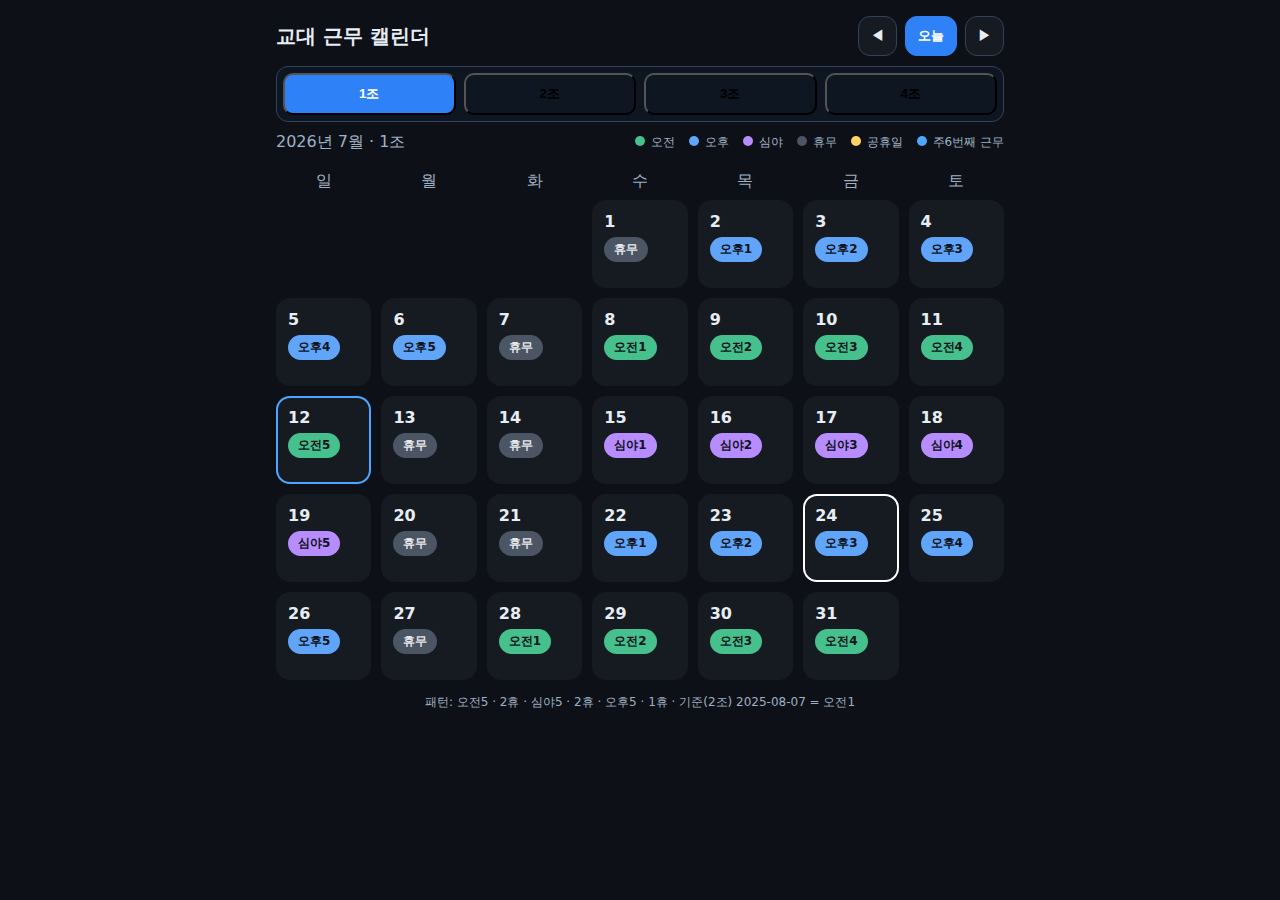
<file: index-modern.html>
<!doctype html>
<html lang="ko">
<head>
<meta charset="utf-8"><meta name="viewport" content="width=device-width,initial-scale=1">
<title>교대 근무 캘린더 (Modern)</title>
<link rel="stylesheet" href="style-modern.css?v=1">
</head>
<body>
<div class="wrap">
  <div class="topbar">
    <div class="title">교대 근무 캘린더</div>
    <div class="monthnav">
      <button class="btn" id="prev">◀</button>
      <button class="btn primary" id="today">오늘</button>
      <button class="btn" id="next">▶</button>
    </div>
  </div>

  <div class="tabs" id="crewTabs">
    <button class="tab active" data-crew="1">1조</button>
    <button class="tab" data-crew="2">2조</button>
    <button class="tab" data-crew="3">3조</button>
    <button class="tab" data-crew="4">4조</button>
  </div>

  <div class="sub">
    <div id="subtitle"></div>
    <div class="legend">
      <span><i class="dot dot-m"></i>오전</span>
      <span><i class="dot dot-e"></i>오후</span>
      <span><i class="dot dot-n"></i>심야</span>
      <span><i class="dot dot-o"></i>휴무</span>
      <span><i class="dot dot-h"></i>공휴일</span>
      <span><i class="dot dot-6"></i>주6번째 근무</span>
    </div>
  </div>

  <div class="grid header">
    <div>일</div><div>월</div><div>화</div><div>수</div><div>목</div><div>금</div><div>토</div>
  </div>
  <div class="grid" id="days"></div>

  <div id="holist" class="holist"></div>
  <div class="foot">패턴: 오전5 · 2휴 · 심야5 · 2휴 · 오후5 · 1휴 · 기준(2조) 2025-08-07 = 오전1</div>
</div>

<script src="app-modern.js?v=1"></script>
</body>
</html>
</file>
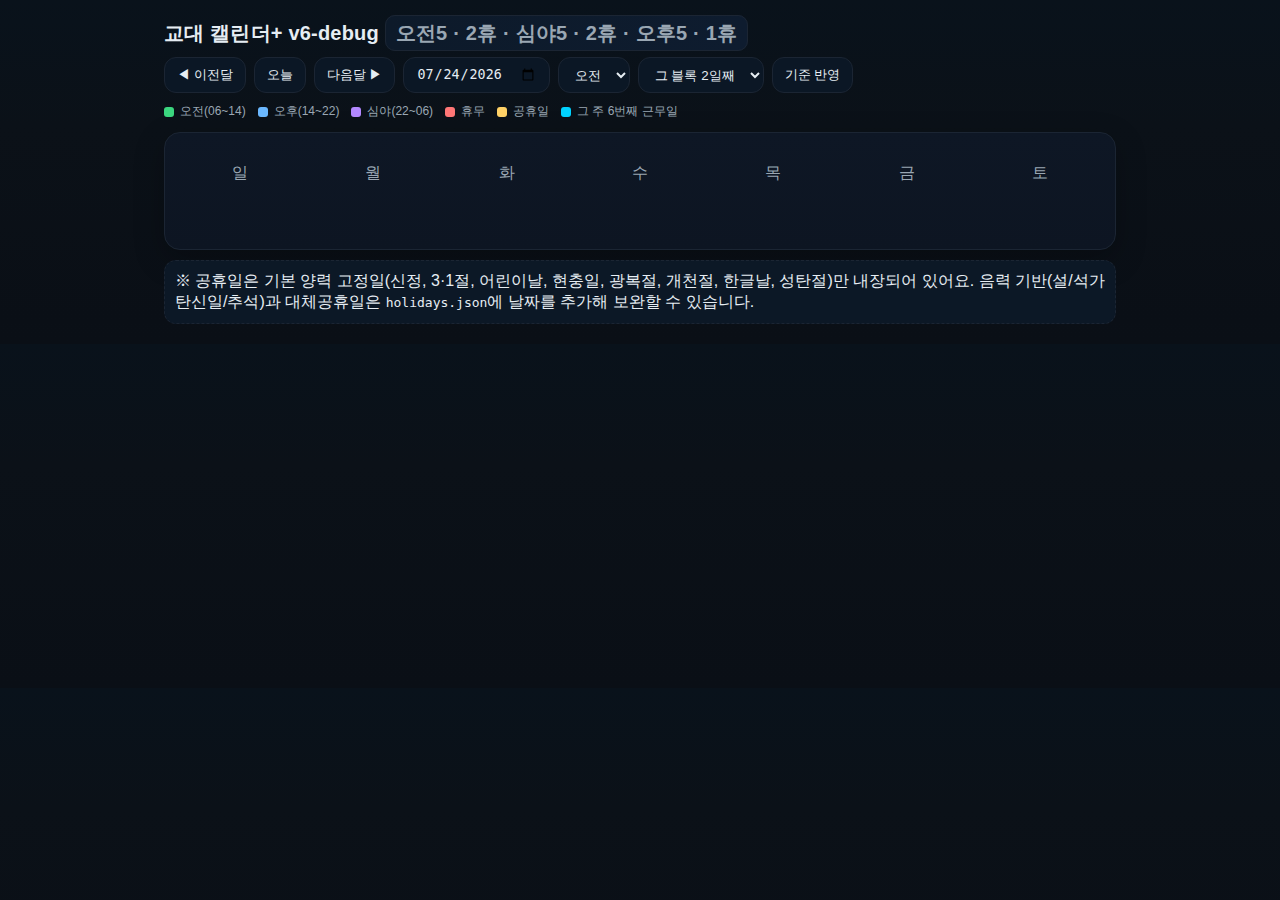
<file: index-nosw.html>
<!doctype html>
<html lang="ko">
<head>
  <meta charset="utf-8">
  <meta name="viewport" content="width=device-width, initial-scale=1">
  <title>교대 캘린더+ v6-debug</title>
  <link rel="manifest" href="./manifest.webmanifest">
  <link rel="stylesheet" href="./styles.css">
  <meta name="theme-color" content="#0b1118">
  <script>
    if ('serviceWorker' in navigator) {
      window.addEventListener('load', () => // SW disabled in debug build);
    }
  </script>
</head>
<body>
<div class="container">
  <div class="header">
    <h1>교대 캘린더+ v6-debug <span class="badge">오전5 · 2휴 · 심야5 · 2휴 · 오후5 · 1휴</span></h1>
    <div class="controls">
      <button id="prev">◀ 이전달</button>
      <button id="today" class="today">오늘</button>
      <button id="next">다음달 ▶</button>
      <input id="refDate" type="date">
      <select id="refShift">
        <option value="오">오전</option>
        <option value="후">오후</option>
        <option value="심">심야</option>
        <option value="휴">휴무</option>
      </select>
      <select id="refOffset">
        <option value="0">그 블록 1일째</option>
        <option value="1">그 블록 2일째</option>
        <option value="2">그 블록 3일째</option>
        <option value="3">그 블록 4일째</option>
        <option value="4">그 블록 5일째</option>
      </select>
      <button id="apply">기준 반영</button>
    </div>
  </div>
  <div class="small" id="refInfo"></div>

  <div class="legend">
    <span><span class="dot" style="background:var(--오)"></span>오전(06~14)</span>
    <span><span class="dot" style="background:var(--후)"></span>오후(14~22)</span>
    <span><span class="dot" style="background:var(--심)"></span>심야(22~06)</span>
    <span><span class="dot" style="background:var(--휴)"></span>휴무</span>
    <span><span class="dot" style="background:var(--holiday)"></span>공휴일</span>
    <span><span class="dot" style="background:var(--sixth)"></span>그 주 6번째 근무일</span>
  </div>

  <div class="calendar">
    <div id="title" style="text-align:center;margin-bottom:8px;font-weight:600"></div>
    <div class="grid" id="dows"></div>
    <div class="grid" id="days"></div>
  </div>

  <div class="note">
    ※ 공휴일은 기본 양력 고정일(신정, 3·1절, 어린이날, 현충일, 광복절, 개천절, 한글날, 성탄절)만 내장되어 있어요. 음력 기반(설/석가탄신일/추석)과 대체공휴일은 <code>holidays.json</code>에 날짜를 추가해 보완할 수 있습니다.
  </div>
</div>

<script>
// === 패턴 ===
const cycle = [
  ...Array(5).fill('오'),
  ...Array(2).fill('휴'),
  ...Array(5).fill('심'),
  ...Array(2).fill('휴'),
  ...Array(5).fill('후'),
  ...Array(1).fill('휴'),
];
const CYCLE_LEN = cycle.length;

// === 로컬 날짜 유틸 ===
function parseLocalYMD(str){ const [y,m,d]=str.split('-').map(Number); return new Date(y, m-1, d); }
function ymdLocal(dt){ const y=dt.getFullYear(), m=String(dt.getMonth()+1).padStart(2,'0'), d=String(dt.getDate()).padStart(2,'0'); return `${y}-${m}-${d}`; }
function startOfLocalDay(dt){ return new Date(dt.getFullYear(), dt.getMonth(), dt.getDate()); }
function diffDaysLocal(a,b){ const ms=86400000; return Math.round((startOfLocalDay(a)-startOfLocalDay(b))/ms); }

// === 초기 상태 ===
let REF_DATE_STR = (new Date()).toISOString().slice(0,10); // 브라우저 기준 오늘
let REF_SHIFT = '오';
let REF_OFFSET_IN_PHASE = 1;

document.getElementById('refDate').value = REF_DATE_STR;
document.getElementById('refShift').value = REF_SHIFT;
document.getElementById('refOffset').value = String(REF_OFFSET_IN_PHASE);

// === 요일 헤더 ===
const dows = ['일','월','화','수','목','금','토'];
const dowsEl = document.getElementById('dows'); dowsEl.innerHTML = dows.map(d => `<div class="dow">${d}</div>`).join('');

// === 공휴일 데이터 로드 ===
let KR_HOLIDAYS = EMBED_HOLIDAYS; // {'YYYY-MM-DD': '설날'}
const EMBED_HOLIDAYS = {
  "2025-01-01": "신정",
  "2025-03-01": "삼일절",
  "2025-05-05": "어린이날",
  "2025-06-06": "현충일",
  "2025-08-15": "광복절",
  "2025-10-03": "개천절",
  "2025-10-09": "한글날",
  "2025-12-25": "성탄절"
};
async function loadHolidays(){
  try{
    const r = await fetch('./holidays.json?v=debug', {cache:'no-cache'});
    const data = await r.json();
    KR_HOLIDAYS = data || EMBED_HOLIDAYS;
  }catch(e){
    KR_HOLIDAYS = EMBED_HOLIDAYS;
  }
}
function isHoliday(d){ return !!KR_HOLIDAYS[ymdLocal(d)]; }

// === 6번째 근무일 강조 ===
// 주(월~일) 기준으로, 근무일(오/후/심)이 6일이면, 그 주의 6번째 근무일 셀에 표시
function markSixthWork(container, year, month0){
  // 각 날짜 셀 정보를 스캔
  const cells = Array.from(container.querySelectorAll('.cell')).filter(n=>n.style.visibility!=='hidden');
  const info = cells.map(cell => {
    const day = Number(cell.querySelector('.date').textContent);
    const d = new Date(year, month0, day);
    const isWork = !cell.classList.contains('휴');
    const dow = d.getDay(); // 0=일..6=토
    return {cell, day, d, isWork, dow};
  });
  // 월요일 시작 주로 묶기
  // 각 날짜에 대해 그 주의 월요일 날짜를 키로 사용
  const groups = {};
  info.forEach(it => {
    const d = new Date(it.d);
    const offset = (d.getDay()+6)%7; // 월=0
    const mon = new Date(d.getFullYear(), d.getMonth(), d.getDate()-offset);
    const key = ymdLocal(mon);
    (groups[key] ||= []).push(it);
  });
  Object.values(groups).forEach(arr => {
    // 주 정렬
    arr.sort((a,b)=>a.day-b.day);
    const workdays = arr.filter(x=>x.isWork);
    if(workdays.length===6){
      const sixth = workdays[5];
      sixth.cell.classList.add('sixthMark');
    }
  });
}

// === 렌더 ===
const titleEl = document.getElementById('title');
const refInfoEl = document.getElementById('refInfo');
const daysEl = document.getElementById('days');

function findTodayIndex(cycle, targetShift, offsetInPhase){
  for(let i=0;i<cycle.length;i++){
    if(cycle[i]!==targetShift) continue;
    let s=i; while(s>0 && cycle[s-1]===targetShift) s--;
    if(i-s===offsetInPhase) return i;
  }
  return 0;
}

let view = parseLocalYMD(REF_DATE_STR);

async function render(year, month0){
  await loadHolidays();
  const REF_INDEX = findTodayIndex(cycle, REF_SHIFT, REF_OFFSET_IN_PHASE);
  const first = new Date(year, month0, 1);
  const last = new Date(year, month0+1, 0);
  titleEl.textContent = `${year}년 ${month0+1}월`;
  const startBlank = first.getDay();
  const totalCells = startBlank + last.getDate();
  const rows = Math.ceil(totalCells/7)*7;
  const refDate = parseLocalYMD(REF_DATE_STR);
  daysEl.innerHTML='';
  for(let i=0;i<rows;i++){
    const cell=document.createElement('div'); cell.className='cell';
    const dayNum = i - startBlank + 1;
    if(i>=startBlank && dayNum<=last.getDate()){
      const d = new Date(year, month0, dayNum);
      const ddiff = diffDaysLocal(d, refDate);
      const idx = ((REF_INDEX + ddiff) % CYCLE_LEN + CYCLE_LEN) % CYCLE_LEN;
      const shift = cycle[idx];
      cell.classList.add(shift);
      if(ymdLocal(d)===ymdLocal(refDate)) cell.classList.add('todayCell');
      if(isHoliday(d)) cell.classList.add('holidayMark');
      cell.innerHTML = `<div class="date">${dayNum}</div><div class="shift">${shift}</div>`;
    } else { cell.style.visibility='hidden'; }
    daysEl.appendChild(cell);
  }
  // 6번째 근무일 표시
  markSixthWork(daysEl, year, month0);
  refInfoEl.textContent = `기준일: ${REF_DATE_STR} · 그날 근무: '${REF_SHIFT}'의 ${REF_OFFSET_IN_PHASE+1}일째 · 사이클 길이: ${CYCLE_LEN}일`;
}

document.getElementById('prev').onclick=()=>{view.setMonth(view.getMonth()-1); render(view.getFullYear(), view.getMonth());};
document.getElementById('next').onclick=()=>{view.setMonth(view.getMonth()+1); render(view.getFullYear(), view.getMonth());};
document.getElementById('today').onclick=()=>{view=parseLocalYMD(REF_DATE_STR); render(view.getFullYear(), view.getMonth());};
document.getElementById('apply').onclick=()=>{
  const rd = document.getElementById('refDate').value || (new Date()).toISOString().slice(0,10);
  const rs = document.getElementById('refShift').value;
  const ro = parseInt(document.getElementById('refOffset').value,10);
  REF_DATE_STR = rd; REF_SHIFT = rs; REF_OFFSET_IN_PHASE = ro;
  view=parseLocalYMD(REF_DATE_STR);
  render(view.getFullYear(), view.getMonth());
  localStorage.setItem('shiftCfg', JSON.stringify({REF_DATE_STR, REF_SHIFT, REF_OFFSET_IN_PHASE}));
};

(function(){
  try{ const raw = localStorage.getItem('shiftCfg'); if(raw){ const cfg=JSON.parse(raw);
    if(cfg.REF_DATE_STR){ document.getElementById('refDate').value = REF_DATE_STR = cfg.REF_DATE_STR; }
    if(cfg.REF_SHIFT){ document.getElementById('refShift').value = REF_SHIFT = cfg.REF_SHIFT; }
    if(typeof cfg.REF_OFFSET_IN_PHASE==='number'){ document.getElementById('refOffset').value = REF_OFFSET_IN_PHASE = cfg.REF_OFFSET_IN_PHASE; }
    view=parseLocalYMD(REF_DATE_STR);
  }} catch(e){}
})();

render(view.getFullYear(), view.getMonth());
</script>
</body>
</html>
</file>
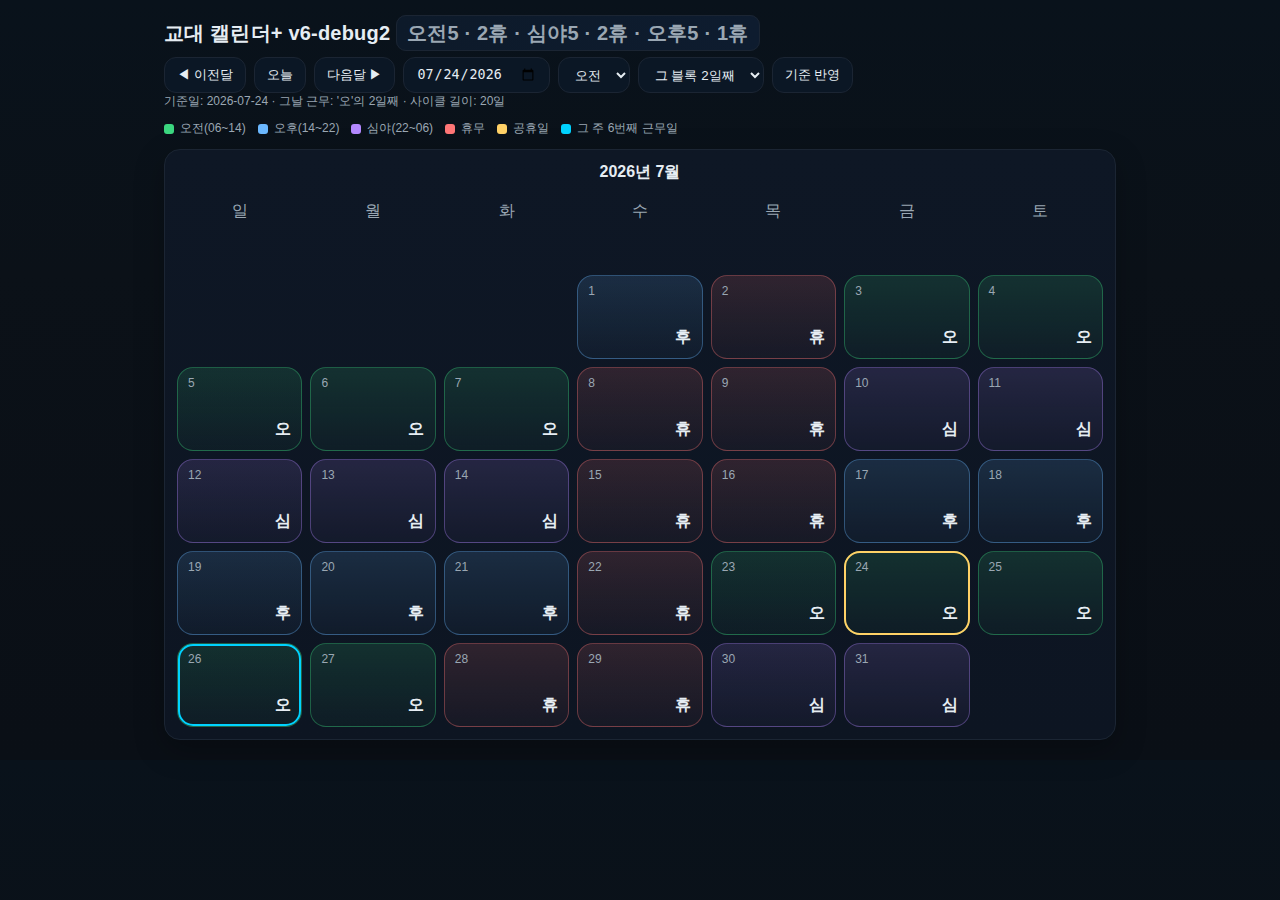
<file: index-nosw2.html>
<!doctype html>
<html lang="ko">
<head>
  <meta charset="utf-8">
  <meta name="viewport" content="width=device-width, initial-scale=1">
  <title>교대 캘린더+ v6-debug2</title>
  <link rel="stylesheet" href="./styles.css">
</head>
<body>
<div class="container">
  <div class="header">
    <h1>교대 캘린더+ v6-debug2 <span class="badge">오전5 · 2휴 · 심야5 · 2휴 · 오후5 · 1휴</span></h1>
    <div class="controls">
      <button id="prev">◀ 이전달</button>
      <button id="today" class="today">오늘</button>
      <button id="next">다음달 ▶</button>
      <input id="refDate" type="date">
      <select id="refShift">
        <option value="오">오전</option>
        <option value="후">오후</option>
        <option value="심">심야</option>
        <option value="휴">휴무</option>
      </select>
      <select id="refOffset">
        <option value="0">그 블록 1일째</option>
        <option value="1">그 블록 2일째</option>
        <option value="2">그 블록 3일째</option>
        <option value="3">그 블록 4일째</option>
        <option value="4">그 블록 5일째</option>
      </select>
      <button id="apply">기준 반영</button>
    </div>
  </div>
  <div class="small" id="refInfo"></div>

  <div class="legend">
    <span><span class="dot" style="background:var(--오)"></span>오전(06~14)</span>
    <span><span class="dot" style="background:var(--후)"></span>오후(14~22)</span>
    <span><span class="dot" style="background:var(--심)"></span>심야(22~06)</span>
    <span><span class="dot" style="background:var(--휴)"></span>휴무</span>
    <span><span class="dot" style="background:var(--holiday)"></span>공휴일</span>
    <span><span class="dot" style="background:var(--sixth)"></span>그 주 6번째 근무일</span>
  </div>

  <div class="calendar">
    <div id="title" style="text-align:center;margin-bottom:8px;font-weight:600"></div>
    <div class="grid" id="dows"></div>
    <div class="grid" id="days"></div>
  </div>
</div>

<script>
const cycle = [
  ...Array(5).fill('오'),
  ...Array(2).fill('휴'),
  ...Array(5).fill('심'),
  ...Array(2).fill('휴'),
  ...Array(5).fill('후'),
  ...Array(1).fill('휴'),
];
const CYCLE_LEN = cycle.length;

function parseLocalYMD(str){ const [y,m,d]=str.split('-').map(Number); return new Date(y, m-1, d); }
function ymdLocal(dt){ const y=dt.getFullYear(), m=String(dt.getMonth()+1).padStart(2,'0'), d=String(dt.getDate()).padStart(2,'0'); return `${y}-${m}-${d}`; }
function startOfLocalDay(dt){ return new Date(dt.getFullYear(), dt.getMonth(), dt.getDate()); }
function diffDaysLocal(a,b){ const ms=86400000; return Math.round((startOfLocalDay(a)-startOfLocalDay(b))/ms); }

let REF_DATE_STR = (new Date()).toISOString().slice(0,10);
let REF_SHIFT = '오';
let REF_OFFSET_IN_PHASE = 1;
document.getElementById('refDate').value = REF_DATE_STR;
document.getElementById('refShift').value = REF_SHIFT;
document.getElementById('refOffset').value = String(REF_OFFSET_IN_PHASE);

const dows=['일','월','화','수','목','금','토'];
document.getElementById('dows').innerHTML = dows.map(d=>`<div class="dow">${d}</div>`).join('');

// Embedded holidays (no fetch)
const KR_HOLIDAYS = {
  "2025-01-01": "신정",
  "2025-03-01": "삼일절",
  "2025-05-05": "어린이날",
  "2025-06-06": "현충일",
  "2025-08-15": "광복절",
  "2025-10-03": "개천절",
  "2025-10-09": "한글날",
  "2025-12-25": "성탄절"
};
function isHoliday(d){ return KR_HOLIDAYS[ymdLocal(d)]!==undefined; }

function markSixthWork(container, year, month0){
  const cells = Array.from(container.querySelectorAll('.cell')).filter(n=>n.style.visibility!=='hidden');
  const info = cells.map(cell=>{
    const day=Number(cell.querySelector('.date').textContent);
    const d=new Date(year,month0,day);
    const isWork=!cell.classList.contains('휴');
    return {cell, day, d, isWork};
  });
  const groups={};
  info.forEach(it=>{
    const d=it.d; const offset=(d.getDay()+6)%7; // 월=0
    const mon=new Date(d.getFullYear(), d.getMonth(), d.getDate()-offset);
    const key=ymdLocal(mon);
    (groups[key] ||= []).push(it);
  });
  Object.values(groups).forEach(arr=>{
    arr.sort((a,b)=>a.day-b.day);
    const workdays=arr.filter(x=>x.isWork);
    if(workdays.length===6) workdays[5].cell.classList.add('sixthMark');
  });
}

const titleEl=document.getElementById('title');
const refInfoEl=document.getElementById('refInfo');
const daysEl=document.getElementById('days');

function findTodayIndex(cycle,targetShift,offsetInPhase){
  for(let i=0;i<cycle.length;i++){ if(cycle[i]!==targetShift) continue; let s=i; while(s>0&&cycle[s-1]===targetShift) s--; if(i-s===offsetInPhase) return i; }
  return 0;
}

let view = parseLocalYMD(REF_DATE_STR);

function render(year, month0){
  const REF_INDEX = findTodayIndex(cycle, REF_SHIFT, REF_OFFSET_IN_PHASE);
  const first=new Date(year,month0,1);
  const last=new Date(year,month0+1,0);
  titleEl.textContent = `${year}년 ${month0+1}월`;
  const startBlank=first.getDay();
  const totalCells=startBlank+last.getDate();
  const rows=Math.ceil(totalCells/7)*7;
  const refDate=parseLocalYMD(REF_DATE_STR);
  daysEl.innerHTML='';
  for(let i=0;i<rows;i++){ 
    const cell=document.createElement('div'); cell.className='cell';
    const dayNum=i-startBlank+1;
    if(i>=startBlank && dayNum<=last.getDate()){ 
      const d=new Date(year,month0,dayNum);
      const ddiff=diffDaysLocal(d,refDate);
      const idx=((REF_INDEX+ddiff)%CYCLE_LEN+CYCLE_LEN)%CYCLE_LEN;
      const shift=cycle[idx];
      cell.classList.add(shift);
      if(ymdLocal(d)===ymdLocal(refDate)) cell.classList.add('todayCell');
      if(isHoliday(d)) cell.classList.add('holidayMark');
      cell.innerHTML=`<div class="date">${dayNum}</div><div class="shift">${shift}</div>`;
    } else { cell.style.visibility='hidden'; }
    daysEl.appendChild(cell);
  }
  markSixthWork(daysEl, year, month0);
  refInfoEl.textContent = `기준일: ${REF_DATE_STR} · 그날 근무: '${REF_SHIFT}'의 ${REF_OFFSET_IN_PHASE+1}일째 · 사이클 길이: ${CYCLE_LEN}일`;
}

document.getElementById('prev').onclick=()=>{view.setMonth(view.getMonth()-1); render(view.getFullYear(), view.getMonth());};
document.getElementById('next').onclick=()=>{view.setMonth(view.getMonth()+1); render(view.getFullYear(), view.getMonth());};
document.getElementById('today').onclick=()=>{view=parseLocalYMD(REF_DATE_STR); render(view.getFullYear(), view.getMonth());};
document.getElementById('apply').onclick=()=>{
  const rd=document.getElementById('refDate').value || (new Date()).toISOString().slice(0,10);
  const rs=document.getElementById('refShift').value;
  const ro=parseInt(document.getElementById('refOffset').value,10);
  REF_DATE_STR=rd; REF_SHIFT=rs; REF_OFFSET_IN_PHASE=ro;
  view=parseLocalYMD(REF_DATE_STR);
  render(view.getFullYear(), view.getMonth());
  localStorage.setItem('shiftCfg', JSON.stringify({REF_DATE_STR, REF_SHIFT, REF_OFFSET_IN_PHASE}));
};
(function(){
  try{ const raw=localStorage.getItem('shiftCfg'); if(raw){ const cfg=JSON.parse(raw);
    if(cfg.REF_DATE_STR) document.getElementById('refDate').value = REF_DATE_STR = cfg.REF_DATE_STR;
    if(cfg.REF_SHIFT) document.getElementById('refShift').value = REF_SHIFT = cfg.REF_SHIFT;
    if(typeof cfg.REF_OFFSET_IN_PHASE==='number') document.getElementById('refOffset').value = REF_OFFSET_IN_PHASE = cfg.REF_OFFSET_IN_PHASE;
    view=parseLocalYMD(REF_DATE_STR);
  }} catch(e){}
})();
render(view.getFullYear(), view.getMonth());
</script>
</body>
</html>
</file>
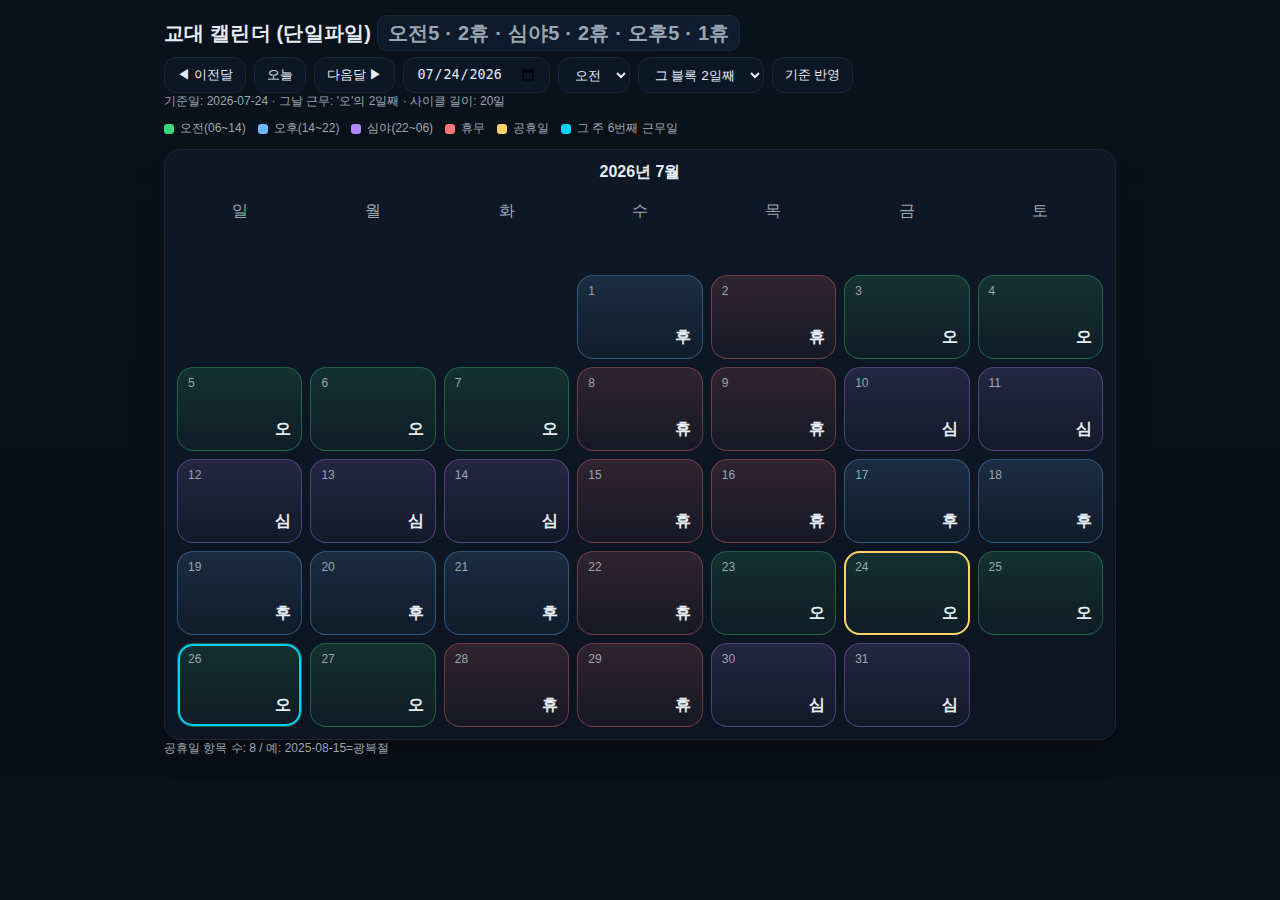
<file: index-standalone.html>
<!doctype html>
<html lang="ko">
<head>
  <meta charset="utf-8">
  <meta name="viewport" content="width=device-width, initial-scale=1">
  <title>교대 캘린더 (단일파일)</title>
  <style>
:root{
  --bg:#0b1118; --card:#0f1622; --panel:#0c1320; --text:#e6edf3; --muted:#9aa7b3; --border:#1b2533;
  --accent:#6bb8ff; --accent2:#9d6cff;
  --오:#3bd67f; --후:#6bb8ff; --심:#b388ff; --휴:#ff7676;
  --holiday:#ffd166; --sixth:#00d2ff;
}
*{box-sizing:border-box}
html,body{margin:0;background:linear-gradient(180deg,#09121b,#0b1118 35%,#0a0f16);color:var(--text);font-family:Inter,Roboto,Apple SD Gothic Neo,Noto Sans KR,Segoe UI,Helvetica,Arial,sans-serif}
.container{max-width:980px;margin:20px auto;padding:0 14px}
.header{display:flex;align-items:center;justify-content:space-between;gap:10px;flex-wrap:wrap}
h1{font-size:20px;margin:0;letter-spacing:.2px}
.badge{background:linear-gradient(90deg,#0d1a2a,#0e1c2f);border:1px solid var(--border);padding:6px 10px;border-radius:10px;color:var(--muted)}
.controls{display:flex;gap:8px;flex-wrap:wrap}
.controls button,.controls input,.controls select{background:#0b1725;border:1px solid var(--border);color:var(--text);padding:8px 12px;border-radius:12px}
.controls button{cursor:pointer;transition:.2s border-color,.2s transform}
.controls button:hover{border-color:#2c3f57;transform:translateY(-1px)}
.legend{display:flex;gap:12px;color:var(--muted);font-size:12px;margin-top:10px;flex-wrap:wrap}
.legend .dot{display:inline-block;width:10px;height:10px;border-radius:3px;margin-right:6px;vertical-align:middle}
.calendar{margin-top:12px;background:linear-gradient(180deg,#0e1725,#0d1522);border:1px solid var(--border);border-radius:16px;padding:12px;box-shadow:0 10px 30px rgba(0,0,0,.25)}
.grid{display:grid;grid-template-columns:repeat(7,1fr);gap:8px}
.cell,.dow{border:1px solid var(--border);border-radius:16px;padding:10px;text-align:right;min-height:84px;position:relative;background:#0c1420;overflow:hidden}
.dow{text-align:center;color:var(--muted);background:transparent;border:none}
.date{position:absolute;left:10px;top:8px;color:var(--muted);font-size:12px}
.shift{position:absolute;right:10px;bottom:10px;font-weight:700;letter-spacing:.5px}
.오{background:linear-gradient(180deg,rgba(59,214,127,.14),rgba(59,214,127,.04)); border-color:rgba(59,214,127,.35)}
.후{background:linear-gradient(180deg,rgba(107,184,255,.14),rgba(107,184,255,.04)); border-color:rgba(107,184,255,.35)}
.심{background:linear-gradient(180deg,rgba(179,136,255,.14),rgba(179,136,255,.04)); border-color:rgba(179,136,255,.35)}
.휴{background:linear-gradient(180deg,rgba(255,118,118,.14),rgba(255,118,118,.04)); border-color:rgba(255,118,118,.35)}
.todayCell{outline:2px solid #ffd166; outline-offset:-2px}
.holidayMark::after{content:'공휴일'; position:absolute; left:8px; bottom:8px; font-size:11px; color:#141a22; background:var(--holiday); padding:2px 6px; border-radius:8px; font-weight:700}
.sixthMark{box-shadow:0 0 0 2px var(--sixth) inset}
.footer{color:var(--muted);font-size:12px;margin-top:12px}
.small{font-size:12px;color:var(--muted)}
.note{background:#0c1826;border:1px dashed var(--border);border-radius:12px;padding:10px;margin-top:10px}
@media (max-width:640px){
  .container{margin:10px auto}
  h1{font-size:18px}
  .cell{min-height:72px}
}
</style>
</head>
<body>
<div class="container">
  <div class="header">
    <h1>교대 캘린더 (단일파일) <span class="badge">오전5 · 2휴 · 심야5 · 2휴 · 오후5 · 1휴</span></h1>
    <div class="controls">
      <button id="prev">◀ 이전달</button>
      <button id="today" class="today">오늘</button>
      <button id="next">다음달 ▶</button>
      <input id="refDate" type="date">
      <select id="refShift">
        <option value="오">오전</option>
        <option value="후">오후</option>
        <option value="심">심야</option>
        <option value="휴">휴무</option>
      </select>
      <select id="refOffset">
        <option value="0">그 블록 1일째</option>
        <option value="1">그 블록 2일째</option>
        <option value="2">그 블록 3일째</option>
        <option value="3">그 블록 4일째</option>
        <option value="4">그 블록 5일째</option>
      </select>
      <button id="apply">기준 반영</button>
    </div>
  </div>
  <div class="small" id="refInfo"></div>

  <div class="legend">
    <span><span class="dot" style="background:var(--오)"></span>오전(06~14)</span>
    <span><span class="dot" style="background:var(--후)"></span>오후(14~22)</span>
    <span><span class="dot" style="background:var(--심)"></span>심야(22~06)</span>
    <span><span class="dot" style="background:var(--휴)"></span>휴무</span>
    <span><span class="dot" style="background:var(--holiday)"></span>공휴일</span>
    <span><span class="dot" style="background:var(--sixth)"></span>그 주 6번째 근무일</span>
  </div>

  <div class="calendar">
    <div id="title" style="text-align:center;margin-bottom:8px;font-weight:600"></div>
    <div class="grid" id="dows"></div>
    <div class="grid" id="days"></div>
  </div>

  <div class="small" id="debug"></div>
</div>

<script>
const cycle = [
  ...Array(5).fill('오'),
  ...Array(2).fill('휴'),
  ...Array(5).fill('심'),
  ...Array(2).fill('휴'),
  ...Array(5).fill('후'),
  ...Array(1).fill('휴'),
];
const CYCLE_LEN = cycle.length;
function parseLocalYMD(str){ const [y,m,d]=str.split('-').map(Number); return new Date(y, m-1, d); }
function ymdLocal(dt){ const y=dt.getFullYear(), m=String(dt.getMonth()+1).padStart(2,'0'), d=String(dt.getDate()).padStart(2,'0'); return `${y}-${m}-${d}`; }
function startOfLocalDay(dt){ return new Date(dt.getFullYear(), dt.getMonth(), dt.getDate()); }
function diffDaysLocal(a,b){ const ms=86400000; return Math.round((startOfLocalDay(a)-startOfLocalDay(b))/ms); }

let REF_DATE_STR = (new Date()).toISOString().slice(0,10);
let REF_SHIFT = '오';
let REF_OFFSET_IN_PHASE = 1;
document.getElementById('refDate').value = REF_DATE_STR;
document.getElementById('refShift').value = REF_SHIFT;
document.getElementById('refOffset').value = String(REF_OFFSET_IN_PHASE);

const dows=['일','월','화','수','목','금','토'];
document.getElementById('dows').innerHTML = dows.map(d=>`<div class="dow">${d}</div>`).join('');

const KR_HOLIDAYS = {
  "2025-01-01": "신정",
  "2025-03-01": "삼일절",
  "2025-05-05": "어린이날",
  "2025-06-06": "현충일",
  "2025-08-15": "광복절",
  "2025-10-03": "개천절",
  "2025-10-09": "한글날",
  "2025-12-25": "성탄절"
};
document.getElementById('debug').textContent = '공휴일 항목 수: ' + Object.keys(KR_HOLIDAYS).length + ' / 예: 2025-08-15=' + (KR_HOLIDAYS['2025-08-15']||'없음');

function isHoliday(d){ return KR_HOLIDAYS[ymdLocal(d)]!==undefined; }

function markSixthWork(container, year, month0){
  const cells = Array.from(container.querySelectorAll('.cell')).filter(n=>n.style.visibility!=='hidden');
  const info = cells.map(cell=>{
    const day=Number(cell.querySelector('.date').textContent);
    const d=new Date(year,month0,day);
    const isWork=!cell.classList.contains('휴');
    return {cell, day, d, isWork};
  });
  const groups={};
  info.forEach(it=>{
    const d=it.d; const offset=(d.getDay()+6)%7; // 월=0
    const mon=new Date(d.getFullYear(), d.getMonth(), d.getDate()-offset);
    const key=ymdLocal(mon);
    (groups[key] ||= []).push(it);
  });
  Object.values(groups).forEach(arr=>{
    arr.sort((a,b)=>a.day-b.day);
    const workdays=arr.filter(x=>x.isWork);
    if(workdays.length===6) workdays[5].cell.classList.add('sixthMark');
  });
}

const titleEl=document.getElementById('title');
const refInfoEl=document.getElementById('refInfo');
const daysEl=document.getElementById('days');

function findTodayIndex(cycle,targetShift,offsetInPhase){
  for(let i=0;i<cycle.length;i++){ if(cycle[i]!==targetShift) continue; let s=i; while(s>0&&cycle[s-1]===targetShift) s--; if(i-s===offsetInPhase) return i; }
  return 0;
}

let view = parseLocalYMD(REF_DATE_STR);

function render(year, month0){
  const REF_INDEX = findTodayIndex(cycle, REF_SHIFT, REF_OFFSET_IN_PHASE);
  const first=new Date(year,month0,1);
  const last=new Date(year,month0+1,0);
  titleEl.textContent = `${year}년 ${month0+1}월`;
  const startBlank=first.getDay();
  const totalCells=startBlank+last.getDate();
  const rows=Math.ceil(totalCells/7)*7;
  const refDate=parseLocalYMD(REF_DATE_STR);
  daysEl.innerHTML='';
  for(let i=0;i<rows;i++){ 
    const cell=document.createElement('div'); cell.className='cell';
    const dayNum=i-startBlank+1;
    if(i>=startBlank && dayNum<=last.getDate()){ 
      const d=new Date(year,month0,dayNum);
      const ddiff=diffDaysLocal(d,refDate);
      const idx=((REF_INDEX+ddiff)%CYCLE_LEN+CYCLE_LEN)%CYCLE_LEN;
      const shift=cycle[idx];
      cell.classList.add(shift);
      if(ymdLocal(d)===ymdLocal(refDate)) cell.classList.add('todayCell');
      if(isHoliday(d)) cell.classList.add('holidayMark');
      cell.innerHTML=`<div class="date">${dayNum}</div><div class="shift">${shift}</div>`;
    } else { cell.style.visibility='hidden'; }
    daysEl.appendChild(cell);
  }
  markSixthWork(daysEl, year, month0);
  refInfoEl.textContent = `기준일: ${REF_DATE_STR} · 그날 근무: '${REF_SHIFT}'의 ${REF_OFFSET_IN_PHASE+1}일째 · 사이클 길이: ${CYCLE_LEN}일`;
}

document.getElementById('prev').onclick=()=>{view.setMonth(view.getMonth()-1); render(view.getFullYear(), view.getMonth());};
document.getElementById('next').onclick=()=>{view.setMonth(view.getMonth()+1); render(view.getFullYear(), view.getMonth());};
document.getElementById('today').onclick=()=>{view=parseLocalYMD(REF_DATE_STR); render(view.getFullYear(), view.getMonth());};
document.getElementById('apply').onclick=()=>{ 
  const rd=document.getElementById('refDate').value || (new Date()).toISOString().slice(0,10);
  const rs=document.getElementById('refShift').value;
  const ro=parseInt(document.getElementById('refOffset').value,10);
  REF_DATE_STR=rd; REF_SHIFT=rs; REF_OFFSET_IN_PHASE=ro;
  view=parseLocalYMD(REF_DATE_STR);
  render(view.getFullYear(), view.getMonth());
  localStorage.setItem('shiftCfg', JSON.stringify({REF_DATE_STR, REF_SHIFT, REF_OFFSET_IN_PHASE}));
};
(function(){ try{ const raw=localStorage.getItem('shiftCfg'); if(raw){ const cfg=JSON.parse(raw);
  if(cfg.REF_DATE_STR) document.getElementById('refDate').value = REF_DATE_STR = cfg.REF_DATE_STR;
  if(cfg.REF_SHIFT) document.getElementById('refShift').value = REF_SHIFT = cfg.REF_SHIFT;
  if(typeof cfg.REF_OFFSET_IN_PHASE==='number') document.getElementById('refOffset').value = REF_OFFSET_IN_PHASE = cfg.REF_OFFSET_IN_PHASE;
  view=parseLocalYMD(REF_DATE_STR);
} } catch(e){}; })();

render(view.getFullYear(), view.getMonth());
</script>
</body>
</html>
</file>
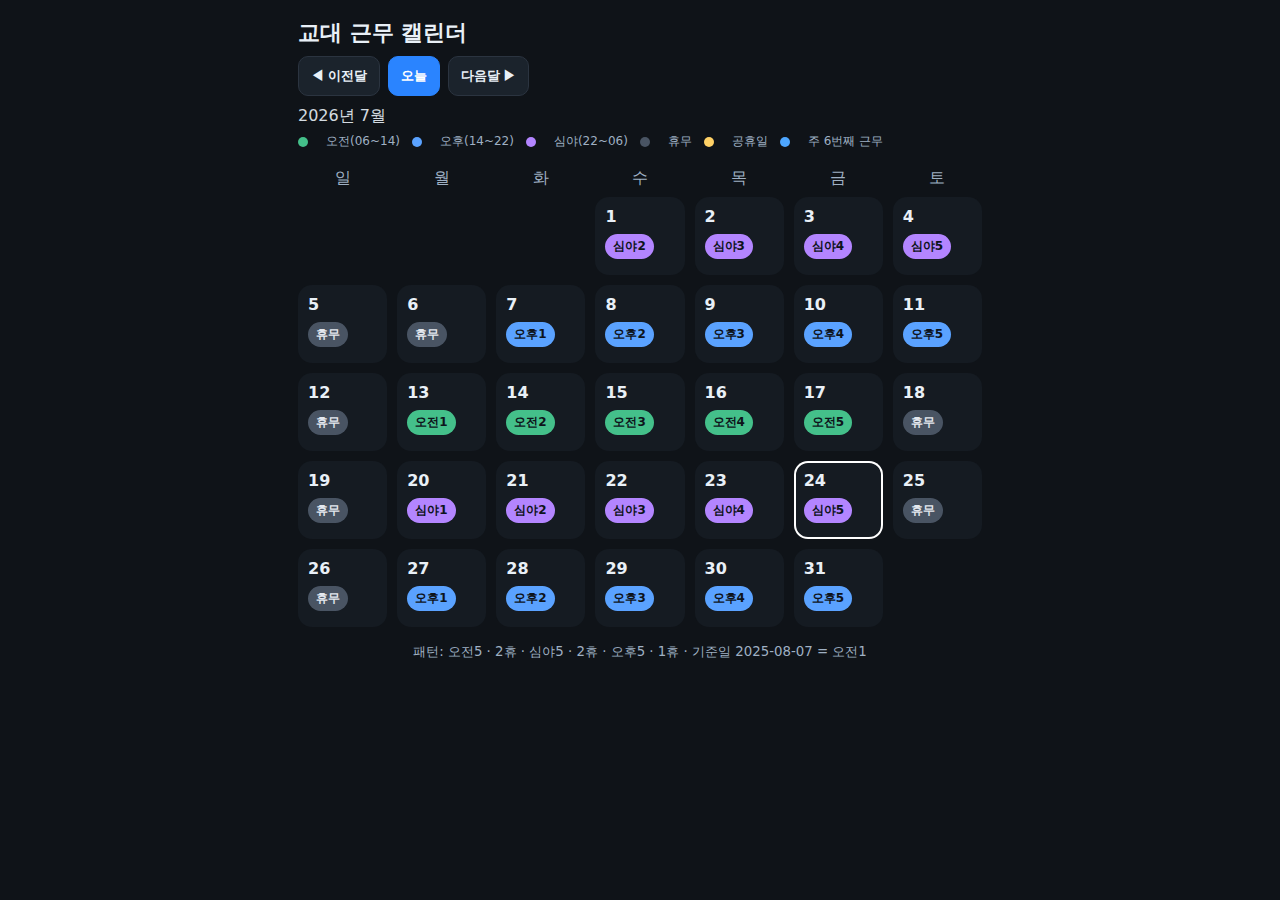
<file: index-v3.html>
<!doctype html>
<html lang="ko">
<head>
  <meta charset="utf-8">
  <meta name="viewport" content="width=device-width, initial-scale=1">
  <title>교대 근무 캘린더 (최종 v3)</title>
  <link rel="stylesheet" href="style-v3.css?v=1">
</head>
<body>
  <div class="wrap">
    <header class="top">
      <h1>교대 근무 캘린더</h1>
      <div class="controls">
        <button id="prev">◀ 이전달</button>
        <button id="today" class="primary">오늘</button>
        <button id="next">다음달 ▶</button>
      </div>
      <div class="subtitle"><span id="title"></span></div>
      <div class="legend">
        <span class="dot dot-morning"></span> 오전(06~14)
        <span class="dot dot-evening"></span> 오후(14~22)
        <span class="dot dot-night"></span> 심야(22~06)
        <span class="dot dot-off"></span> 휴무
        <span class="dot dot-holiday"></span> 공휴일
        <span class="dot dot-sixth"></span> 주 6번째 근무
      </div>
    </header>
    <main>
      <div class="grid header">
        <div>일</div><div>월</div><div>화</div><div>수</div><div>목</div><div>금</div><div>토</div>
      </div>
      <div class="grid" id="days"></div>
      <div id="holist" class="holist"></div>
    </main>
    <footer class="foot">
      <small>패턴: 오전5 · 2휴 · 심야5 · 2휴 · 오후5 · 1휴 · 기준일 2025-08-07 = 오전1</small>
    </footer>
  </div>
  <script src="app-v3.js?v=1"></script>
</body>
</html>
</file>
<file: style-crew.css>
*{box-sizing:border-box}
:root{--bg:#0f1318;--panel:#151b22;--muted:#9fb0c3;--text:#e9f0f7;--morning:#44c08a;--evening:#5aa2ff;--night:#b385ff;--off:#495463;--holiday:#ffd166;--sixth:#4da6ff;--today:#fff}
html,body{margin:0;background:var(--bg);color:var(--text);font-family:system-ui,-apple-system,Segoe UI,Roboto,Apple SD Gothic Neo,Noto Sans KR,sans-serif}
.wrap{max-width:720px;margin:0 auto;padding:18px}
.top h1{margin:0 0 8px 0;font-size:22px}
.controls{display:flex;gap:8px;margin:6px 0 10px 0}
.row{display:flex;gap:8px;align-items:center;margin-bottom:6px}
label{color:var(--muted);font-size:13px}
select{padding:8px 10px;border-radius:10px;background:#1b232c;color:var(--text);border:1px solid #2b3440}
button{padding:10px 12px;border:1px solid #2b3440;border-radius:10px;background:#1b232c;color:var(--text);font-weight:600}
button.primary{background:#2a84ff;border-color:#2a84ff;color:#fff}
.subtitle{opacity:.9;margin-bottom:6px}
.legend{display:flex;flex-wrap:wrap;gap:12px;align-items:center;color:var(--muted);font-size:12px;margin-bottom:10px}
.dot{display:inline-block;width:10px;height:10px;border-radius:50%;margin-right:6px}
.dot-morning{background:var(--morning)} .dot-evening{background:var(--evening)}
.dot-night{background:var(--night)} .dot-off{background:var(--off)}
.dot-holiday{background:var(--holiday)} .dot-sixth{background:var(--sixth)}
.grid{display:grid;grid-template-columns:repeat(7,1fr);gap:10px}
.grid.header>div{color:var(--muted);text-align:center;padding:8px 0}
.cell{background:var(--panel);border-radius:14px;min-height:78px;padding:10px 10px 12px;position:relative;display:flex;flex-direction:column;align-items:flex-start;justify-content:flex-start}
.date{font-weight:800}
.shift{margin-top:8px;padding:4px 8px;border-radius:999px;font-weight:700;font-size:12px;color:#0e141b}
.shift.morning{background:var(--morning)} .shift.evening{background:var(--evening)} .shift.night{background:var(--night)} .shift.off{background:var(--off);color:#e3e7ee}
.badge{position:absolute;right:8px;bottom:8px;background:var(--holiday);color:#1a1a1a;font-weight:800;padding:4px 8px;border-radius:10px;font-size:12px;max-width:70%;white-space:nowrap;overflow:hidden;text-overflow:ellipsis}
.today{box-shadow:0 0 0 2px var(--today) inset}
.sixth{box-shadow:0 0 0 2px var(--sixth) inset}
.holist{margin:12px 2px 2px;color:var(--muted);font-size:12px}
.holist ul{margin:6px 0 0 18px;padding:0}
.holist li{margin:2px 0}
.foot{margin-top:14px;color:var(--muted);text-align:center}
</file>
<file: style-final.css>
body{background:#121212;color:#fff;font-family:system-ui,-apple-system,Segoe UI,Roboto,Apple SD Gothic Neo,Noto Sans KR,sans-serif;text-align:center;margin:0;padding:20px}
h1{font-size:20px;margin:0 0 10px}
#calendar{display:grid;grid-template-columns:repeat(7,1fr);gap:8px;margin:10px 12px}
.day{border-radius:10px;padding:10px;background:#1e1e1e;min-height:68px;position:relative}
.holiday{background:#ffd166;color:#1a1a1a;font-weight:700}
.holiday-name{display:block;font-size:.75em;margin-top:4px;white-space:nowrap;overflow:hidden;text-overflow:ellipsis}
.shift{display:block;margin-top:6px;font-size:.85em;color:#cbd5e1}
.sixth-day{box-shadow:0 0 0 2px #4da6ff inset}
#holiday-list{margin-top:16px;font-size:.9em;color:#cbd5e1}
.dow{opacity:.7;font-size:.85em;margin-bottom:-2px}
</file>
<file: style-modern-fix.css>
*{box-sizing:border-box}
:root{
  --bg:#0D1117; --panel:#161B22; --soft:#0E1621; --text:#E6EDF3; --muted:#9FB0C3;
  --primary:#2F81F7; --outline:#30435A;
  --morning:#46C08C; --evening:#60A5FA; --night:#B78CFF; --off:#4B5563;
  --holiday:#FFD166; --sixth:#4DA6FF; --today:#FFFFFF;
}
html,body{margin:0;background:var(--bg);color:var(--text);font-family:system-ui,-apple-system,Segoe UI,Roboto,Apple SD Gothic Neo,Noto Sans KR,sans-serif;overflow-x:hidden}
.wrap{max-width:760px;width:100%;margin:0 auto;padding:12px}
.topbar{display:flex;align-items:center;justify-content:space-between;margin-bottom:8px}
.title{font-weight:800;font-size:18px}
.monthnav{display:flex;gap:8px;flex:0 0 auto}
.btn{padding:9px 11px;border:1px solid var(--outline);border-radius:12px;background:var(--panel);color:var(--text);font-weight:700}
.btn.primary{background:var(--primary);border-color:var(--primary);color:#fff}
.tabs{display:grid;grid-template-columns:repeat(4,1fr);gap:8px;background:var(--soft);border:1px solid var(--outline);padding:6px;border-radius:12px;position:sticky;top:0;margin-bottom:6px}
.tab{padding:10px 0;border-radius:10px;font-weight:800;background:transparent;text-align:center}
.tab.active{background:var(--primary);color:#fff}
.sub{display:flex;justify-content:space-between;align-items:center;margin:6px 0;color:var(--muted);gap:8px;flex-wrap:wrap}
.legend{display:flex;flex-wrap:wrap;gap:12px;font-size:12px}
.dot{display:inline-block;width:10px;height:10px;border-radius:50%;margin-right:6px}
.dot-m{background:var(--morning)} .dot-e{background:var(--evening)} .dot-n{background:var(--night)}
.dot-o{background:var(--off)} .dot-h{background:var(--holiday)} .dot-6{background:var(--sixth)}
.grid{display:grid;grid-template-columns:repeat(7,minmax(0,1fr));column-gap:8px;row-gap:10px;width:100%}
.grid.header>div{color:var(--muted);text-align:center;padding:6px 0}
.cell{background:var(--panel);border-radius:14px;min-height:78px;padding:10px;position:relative;display:flex;flex-direction:column;gap:6px;overflow:hidden}
.date{font-weight:900}
.pill{align-self:flex-start;padding:3px 9px;border-radius:999px;font-size:12px;font-weight:800;color:#0F141B;line-height:1}
.pill.m{background:var(--morning)} .pill.e{background:var(--evening)} .pill.n{background:var(--night)} .pill.o{background:var(--off);color:#E5E7EB}
.badge{position:absolute;right:8px;bottom:8px;background:var(--holiday);color:#1a1a1a;padding:3px 7px;border-radius:10px;font-weight:800;font-size:12px;max-width:70%;white-space:nowrap;overflow:hidden;text-overflow:ellipsis}
.today{box-shadow:0 0 0 2px var(--today) inset}
.sixth{box-shadow:0 0 0 2px var(--sixth) inset}
.holist{margin-top:10px;color:var(--muted);font-size:12px}
.holist ul{margin:6px 0 0 18px;padding:0}
.foot{margin-top:12px;color:var(--muted);text-align:center;font-size:12px}
@media (max-width:420px){
  .wrap{padding:10px}
  .grid{column-gap:6px;row-gap:8px}
  .cell{min-height:68px;padding:9px}
  .title{font-size:17px}
}
</file>
<file: style-modern-memo.css>
/* modern-memo.css: extends previous fix css */
*{box-sizing:border-box}
:root{
  --bg:#0D1117; --panel:#161B22; --soft:#0E1621; --text:#E6EDF3; --muted:#9FB0C3;
  --primary:#2F81F7; --outline:#30435A;
  --morning:#46C08C; --evening:#60A5FA; --night:#B78CFF; --off:#4B5563;
  --holiday:#FFD166; --sixth:#4DA6FF; --today:#FFFFFF; --accent:#22C55E;
}
html,body{margin:0;background:var(--bg);color:var(--text);font-family:system-ui,-apple-system,Segoe UI,Roboto,Apple SD Gothic Neo,Noto Sans KR,sans-serif;overflow-x:hidden}
.wrap{max-width:760px;width:100%;margin:0 auto;padding:12px}
.topbar{display:flex;align-items:center;justify-content:space-between;margin-bottom:8px}
.title{font-weight:800;font-size:18px}
.monthnav{display:flex;gap:8px;flex:0 0 auto}
.btn{padding:9px 11px;border:1px solid var(--outline);border-radius:12px;background:var(--panel);color:var(--text);font-weight:700}
.btn.primary{background:var(--primary);border-color:var(--primary);color:#fff}
.btn.ghost{background:transparent}
.btn.small{padding:6px 10px;font-size:12px}
.row{display:flex;gap:8px;flex-wrap:wrap;align-items:center}
.tabs{display:grid;grid-template-columns:repeat(4,1fr);gap:8px;background:var(--soft);border:1px solid var(--outline);padding:6px;border-radius:12px;position:sticky;top:0;margin-bottom:6px;z-index:5}
.tab{padding:10px 0;border-radius:10px;font-weight:800;background:transparent;text-align:center}
.tab.active{background:var(--primary);color:#fff}
.sub{display:flex;justify-content:space-between;align-items:center;margin:6px 0;color:var(--muted);gap:8px;flex-wrap:wrap}
.legend{display:flex;flex-wrap:wrap;gap:12px;font-size:12px}
.dot{display:inline-block;width:10px;height:10px;border-radius:50%;margin-right:6px}
.dot-m{background:var(--morning)} .dot-e{background:var(--evening)} .dot-n{background:var(--night)}
.dot-o{background:var(--off)} .dot-h{background:var(--holiday)} .dot-6{background:var(--sixth)}
.grid{display:grid;grid-template-columns:repeat(7,minmax(0,1fr));column-gap:8px;row-gap:10px;width:100%}
.grid.header>div{color:var(--muted);text-align:center;padding:6px 0}
.cell{background:var(--panel);border-radius:14px;min-height:78px;padding:10px;position:relative;display:flex;flex-direction:column;gap:6px;overflow:hidden;cursor:pointer}
.date{font-weight:900}
.pill{align-self:flex-start;padding:3px 9px;border-radius:999px;font-size:12px;font-weight:800;color:#0F141B;line-height:1}
.pill.m{background:var(--morning)} .pill.e{background:var(--evening)} .pill.n{background:var(--night)} .pill.o{background:var(--off);color:#E5E7EB}
.badge{position:absolute;right:8px;bottom:8px;background:var(--holiday);color:#1a1a1a;padding:3px 7px;border-radius:10px;font-weight:800;font-size:12px;max-width:70%;white-space:nowrap;overflow:hidden;text-overflow:ellipsis}
.today{box-shadow:0 0 0 2px var(--today) inset}
.sixth{box-shadow:0 0 0 2px var(--sixth) inset}
.memo-dot{position:absolute;left:8px;bottom:8px;width:8px;height:8px;border-radius:50%;background:var(--accent)}
.holist{margin-top:10px;color:var(--muted);font-size:12px}
.holist ul{margin:6px 0 0 18px;padding:0}
.foot{margin-top:12px;color:var(--muted);text-align:center;font-size:12px}

/* Memo Modal */
.modal{position:fixed;inset:0;background:rgba(0,0,0,.55);display:none;align-items:flex-end;justify-content:center;z-index:50}
.sheet{background:var(--panel);border-top-left-radius:16px;border-top-right-radius:16px;width:100%;max-width:760px;padding:14px;border:1px solid var(--outline)}
.sheet h3{margin:0 0 8px 0}
textarea{width:100%;min-height:120px;background:var(--soft);color:var(--text);border:1px solid var(--outline);border-radius:10px;padding:10px;font-size:14px}
.sheet .row{justify-content:space-between;margin-top:10px}
.right{margin-left:auto}

@media (max-width:420px){
  .wrap{padding:10px}
  .grid{column-gap:6px;row-gap:8px}
  .cell{min-height:68px;padding:9px}
  .title{font-size:17px}
}
</file>
<file: style-modern.css>
*{box-sizing:border-box}
:root{
  --bg:#0D1117; --panel:#161B22; --soft:#0E1621; --text:#E6EDF3; --muted:#9FB0C3;
  --primary:#2F81F7; --outline:#30435A;
  --morning:#46C08C; --evening:#60A5FA; --night:#B78CFF; --off:#4B5563;
  --holiday:#FFD166; --sixth:#4DA6FF; --today:#FFFFFF;
}
html,body{margin:0;background:var(--bg);color:var(--text);font-family:system-ui,-apple-system,Segoe UI,Roboto,Apple SD Gothic Neo,Noto Sans KR,sans-serif}
.wrap{max-width:760px;margin:0 auto;padding:16px}
.topbar{display:flex;align-items:center;justify-content:space-between;margin-bottom:10px}
.title{font-weight:800;font-size:20px}
.monthnav{display:flex;gap:8px}
.btn{padding:10px 12px;border:1px solid var(--outline);border-radius:12px;background:var(--panel);color:var(--text);font-weight:700}
.btn.primary{background:var(--primary);border-color:var(--primary);color:#fff}
.tabs{display:flex;gap:8px;background:var(--soft);border:1px solid var(--outline);padding:6px;border-radius:12px;position:sticky;top:0}
.tab{flex:1;text-align:center;padding:10px 0;border-radius:10px;font-weight:800;background:transparent}
.tab.active{background:var(--primary);color:#fff}
.sub{display:flex;justify-content:space-between;align-items:center;margin:10px 0;color:var(--muted)}
.legend{display:flex;flex-wrap:wrap;gap:14px;font-size:12px}
.dot{display:inline-block;width:10px;height:10px;border-radius:50%;margin-right:6px}
.dot-m{background:var(--morning)} .dot-e{background:var(--evening)} .dot-n{background:var(--night)}
.dot-o{background:var(--off)} .dot-h{background:var(--holiday)} .dot-6{background:var(--sixth)}
.grid{display:grid;grid-template-columns:repeat(7,1fr);gap:10px}
.grid.header>div{color:var(--muted);text-align:center;padding:8px 0}
.cell{background:var(--panel);border-radius:14px;min-height:88px;padding:12px;position:relative;display:flex;flex-direction:column;gap:6px}
.date{font-weight:900}
.pill{align-self:flex-start;padding:4px 10px;border-radius:999px;font-size:12px;font-weight:800;color:#0F141B}
.pill.m{background:var(--morning)} .pill.e{background:var(--evening)} .pill.n{background:var(--night)} .pill.o{background:var(--off);color:#E5E7EB}
.badge{position:absolute;right:10px;bottom:10px;background:var(--holiday);color:#1a1a1a;padding:4px 8px;border-radius:10px;font-weight:800;font-size:12px;max-width:70%;white-space:nowrap;overflow:hidden;text-overflow:ellipsis}
.today{box-shadow:0 0 0 2px var(--today) inset}
.sixth{box-shadow:0 0 0 2px var(--sixth) inset}
.holist{margin-top:12px;color:var(--muted);font-size:12px}
.holist ul{margin:6px 0 0 18px;padding:0}
.foot{margin-top:14px;color:var(--muted);text-align:center;font-size:12px}
</file>
<file: styles.css>
:root{
  --bg:#0b1118; --card:#0f1622; --panel:#0c1320; --text:#e6edf3; --muted:#9aa7b3; --border:#1b2533;
  --accent:#6bb8ff; --accent2:#9d6cff;
  --오:#3bd67f; --후:#6bb8ff; --심:#b388ff; --휴:#ff7676;
  --holiday:#ffd166; --sixth:#00d2ff;
}
*{box-sizing:border-box}
html,body{margin:0;background:linear-gradient(180deg,#09121b,#0b1118 35%,#0a0f16);color:var(--text);font-family:Inter,Roboto,Apple SD Gothic Neo,Noto Sans KR,Segoe UI,Helvetica,Arial,sans-serif}
.container{max-width:980px;margin:20px auto;padding:0 14px}
.header{display:flex;align-items:center;justify-content:space-between;gap:10px;flex-wrap:wrap}
h1{font-size:20px;margin:0;letter-spacing:.2px}
.badge{background:linear-gradient(90deg,#0d1a2a,#0e1c2f);border:1px solid var(--border);padding:6px 10px;border-radius:10px;color:var(--muted)}
.controls{display:flex;gap:8px;flex-wrap:wrap}
.controls button,.controls input,.controls select{background:#0b1725;border:1px solid var(--border);color:var(--text);padding:8px 12px;border-radius:12px}
.controls button{cursor:pointer;transition:.2s border-color,.2s transform}
.controls button:hover{border-color:#2c3f57;transform:translateY(-1px)}
.legend{display:flex;gap:12px;color:var(--muted);font-size:12px;margin-top:10px;flex-wrap:wrap}
.legend .dot{display:inline-block;width:10px;height:10px;border-radius:3px;margin-right:6px;vertical-align:middle}
.calendar{margin-top:12px;background:linear-gradient(180deg,#0e1725,#0d1522);border:1px solid var(--border);border-radius:16px;padding:12px;box-shadow:0 10px 30px rgba(0,0,0,.25)}
.grid{display:grid;grid-template-columns:repeat(7,1fr);gap:8px}
.cell,.dow{border:1px solid var(--border);border-radius:16px;padding:10px;text-align:right;min-height:84px;position:relative;background:#0c1420;overflow:hidden}
.dow{text-align:center;color:var(--muted);background:transparent;border:none}
.date{position:absolute;left:10px;top:8px;color:var(--muted);font-size:12px}
.shift{position:absolute;right:10px;bottom:10px;font-weight:700;letter-spacing:.5px}
.오{background:linear-gradient(180deg,rgba(59,214,127,.14),rgba(59,214,127,.04)); border-color:rgba(59,214,127,.35)}
.후{background:linear-gradient(180deg,rgba(107,184,255,.14),rgba(107,184,255,.04)); border-color:rgba(107,184,255,.35)}
.심{background:linear-gradient(180deg,rgba(179,136,255,.14),rgba(179,136,255,.04)); border-color:rgba(179,136,255,.35)}
.휴{background:linear-gradient(180deg,rgba(255,118,118,.14),rgba(255,118,118,.04)); border-color:rgba(255,118,118,.35)}
.todayCell{outline:2px solid #ffd166; outline-offset:-2px}
.holidayMark::after{content:'공휴일'; position:absolute; left:8px; bottom:8px; font-size:11px; color:#141a22; background:var(--holiday); padding:2px 6px; border-radius:8px; font-weight:700}
.sixthMark{box-shadow:0 0 0 2px var(--sixth) inset}
.footer{color:var(--muted);font-size:12px;margin-top:12px}
.small{font-size:12px;color:var(--muted)}
.note{background:#0c1826;border:1px dashed var(--border);border-radius:12px;padding:10px;margin-top:10px}
@media (max-width:640px){
  .container{margin:10px auto}
  h1{font-size:18px}
  .cell{min-height:72px}
}
</file>
<file: style-v3.css>
*{box-sizing:border-box}
:root{
  --bg:#0f1318; --panel:#151b22; --muted:#9fb0c3; --text:#e9f0f7;
  --morning:#44c08a; --evening:#5aa2ff; --night:#b385ff; --off:#495463;
  --holiday:#ffd166; --sixth:#4da6ff; --today:#fff;
}
html,body{margin:0;background:var(--bg);color:var(--text);font-family:system-ui,-apple-system,Segoe UI,Roboto,Apple SD Gothic Neo,Noto Sans KR,sans-serif}
.wrap{max-width:720px;margin:0 auto;padding:18px}
.top h1{margin:0 0 8px 0;font-size:22px}
.controls{display:flex;gap:8px;margin:6px 0 10px 0}
button{padding:10px 12px;border:1px solid #2b3440;border-radius:10px;background:#1b232c;color:var(--text);font-weight:600}
button.primary{background:#2a84ff;border-color:#2a84ff;color:#fff}
.subtitle{opacity:.9;margin-bottom:6px}
.legend{display:flex;flex-wrap:wrap;gap:12px;align-items:center;color:var(--muted);font-size:12px;margin-bottom:10px}
.dot{display:inline-block;width:10px;height:10px;border-radius:50%;margin-right:6px}
.dot-morning{background:var(--morning)} .dot-evening{background:var(--evening)}
.dot-night{background:var(--night)} .dot-off{background:var(--off)}
.dot-holiday{background:var(--holiday)} .dot-sixth{background:var(--sixth)}
.grid{display:grid;grid-template-columns:repeat(7,1fr);gap:10px}
.grid.header>div{color:var(--muted);text-align:center;padding:8px 0}
.cell{background:var(--panel);border-radius:14px;min-height:78px;padding:10px 10px 12px;position:relative;display:flex;flex-direction:column;align-items:flex-start;justify-content:flex-start}
.date{font-weight:800}
.shift{margin-top:8px;padding:4px 8px;border-radius:999px;font-weight:700;font-size:12px;color:#0e141b}
.shift.morning{background:var(--morning)}
.shift.evening{background:var(--evening)}
.shift.night{background:var(--night)}
.shift.off{background:var(--off);color:#e3e7ee}
.badge{position:absolute;right:8px;bottom:8px;background:var(--holiday);color:#1a1a1a;font-weight:800;padding:4px 8px;border-radius:10px;font-size:12px;max-width:70%;white-space:nowrap;overflow:hidden;text-overflow:ellipsis}
.today{box-shadow:0 0 0 2px var(--today) inset}
.sixth{box-shadow:0 0 0 2px var(--sixth) inset}
.holist{margin:12px 2px 2px;color:var(--muted);font-size:12px}
.holist ul{margin:6px 0 0 18px;padding:0}
.holist li{margin:2px 0}
.foot{margin-top:14px;color:var(--muted);text-align:center}
</file>
